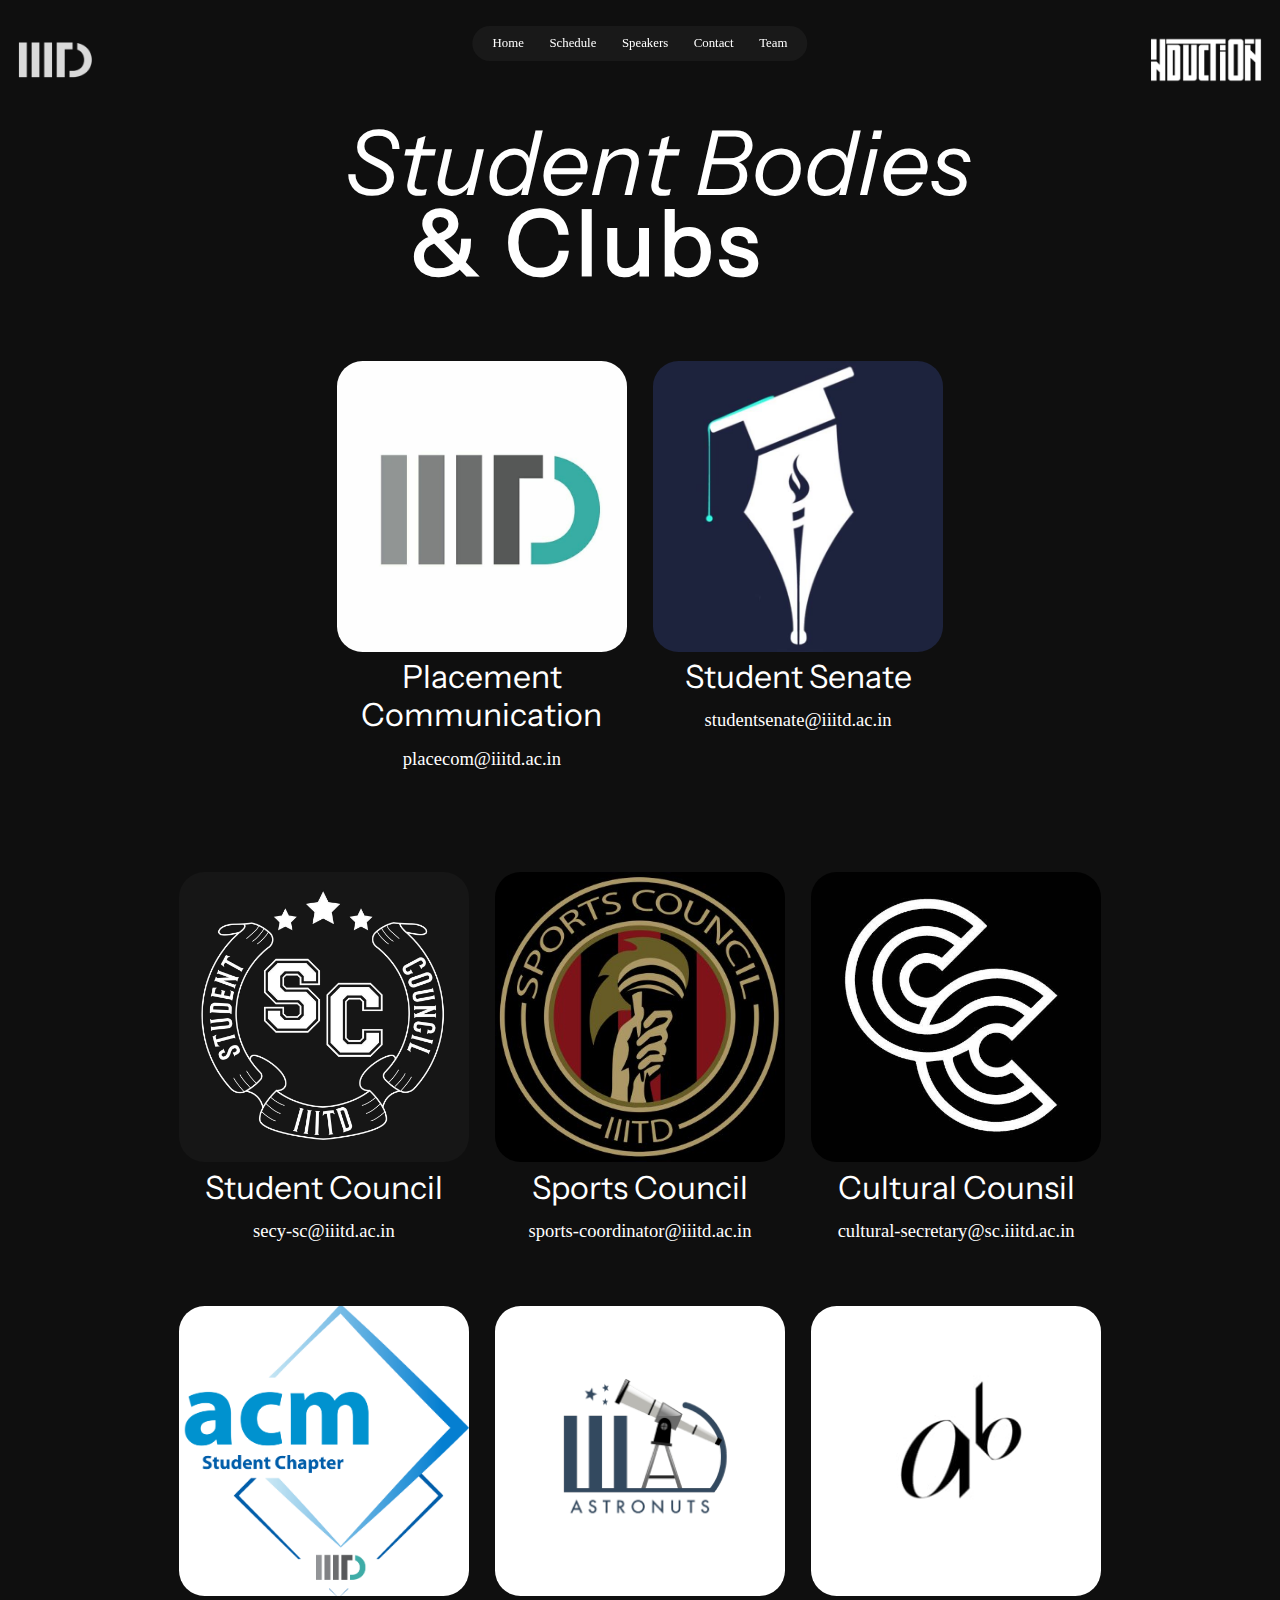
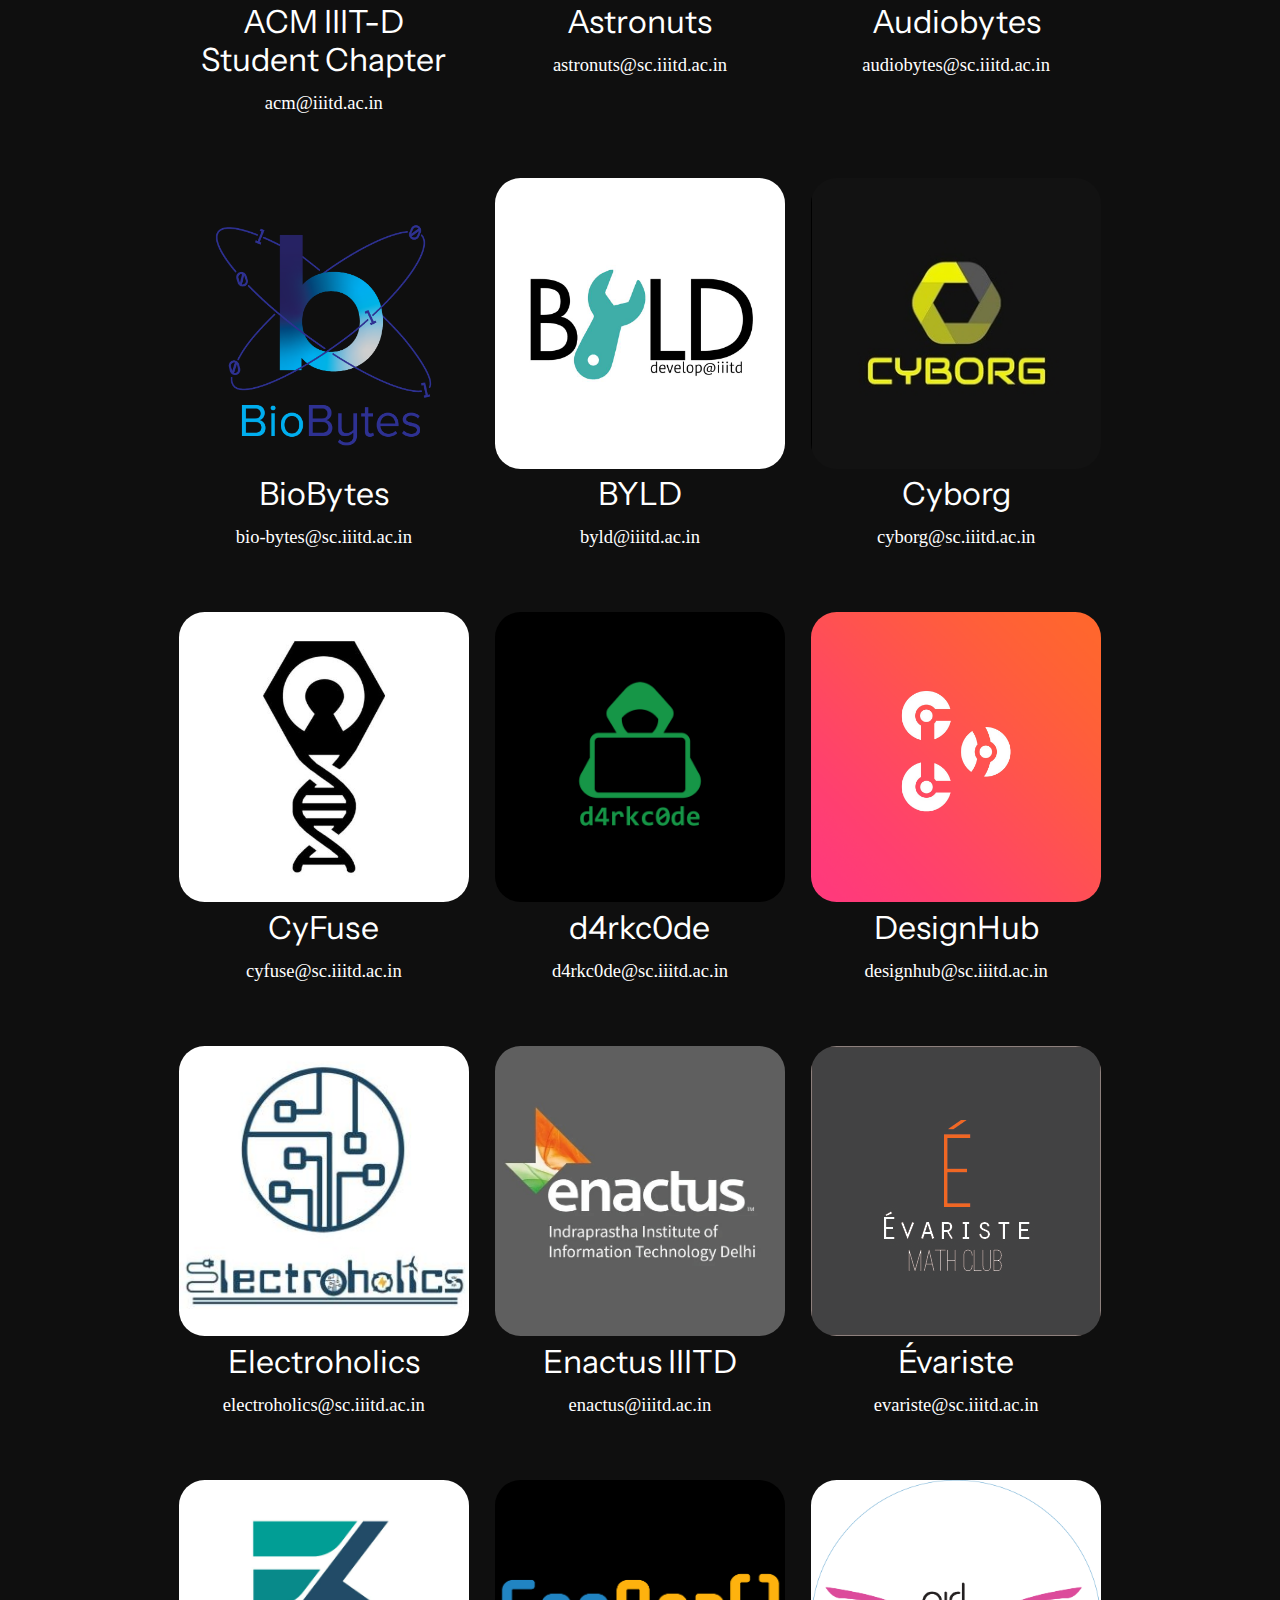
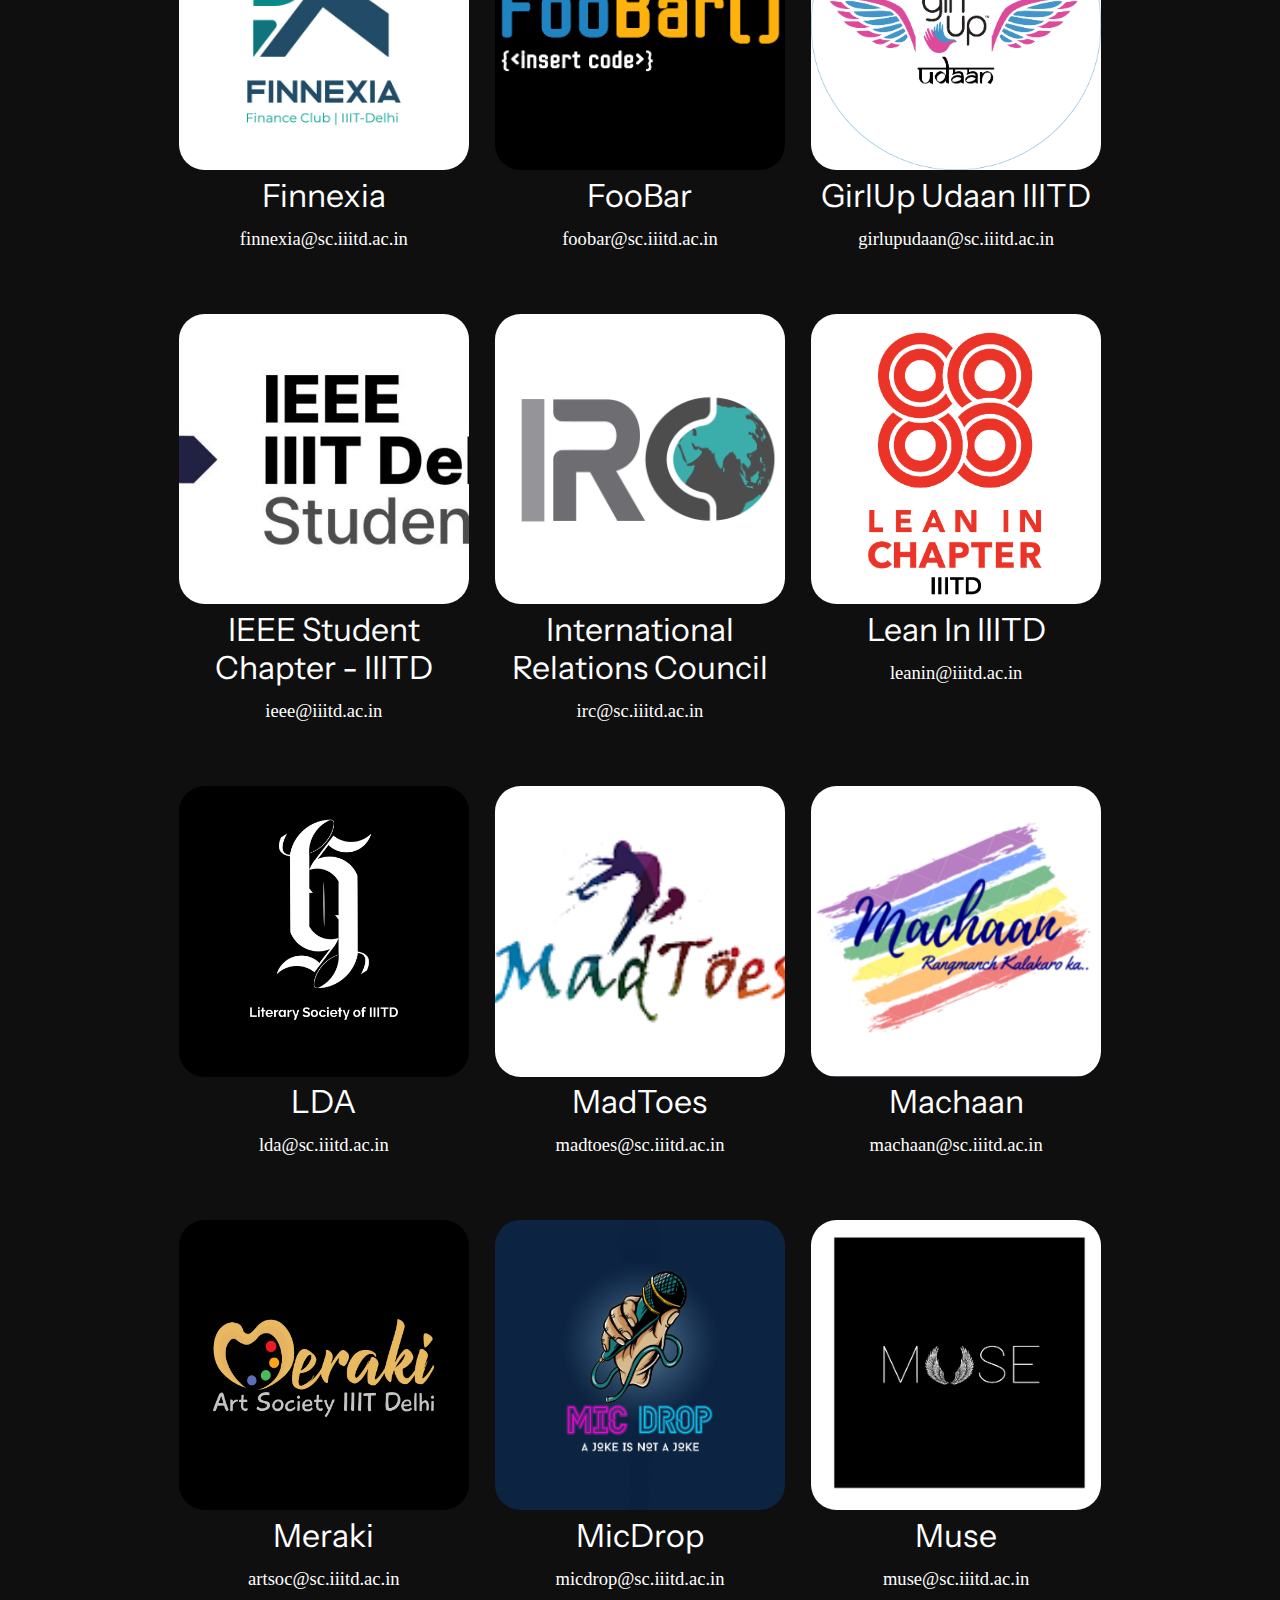
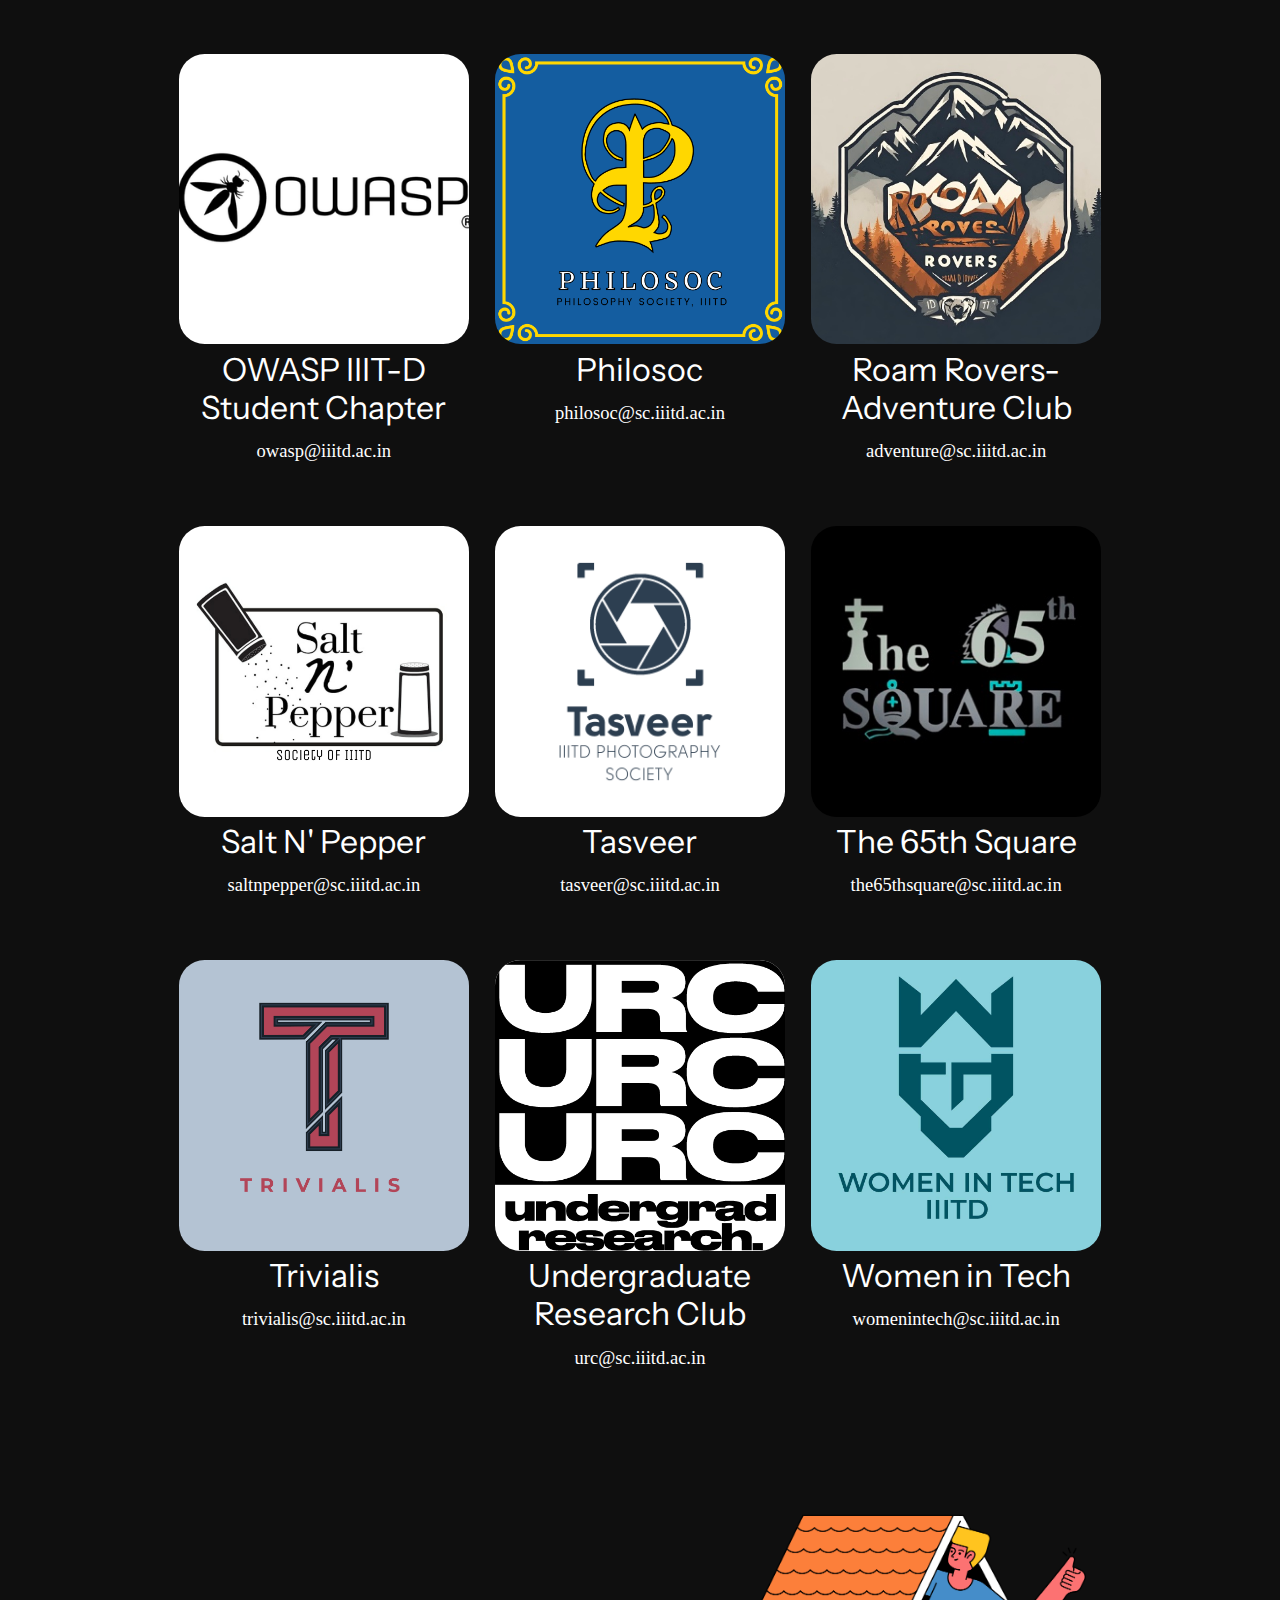
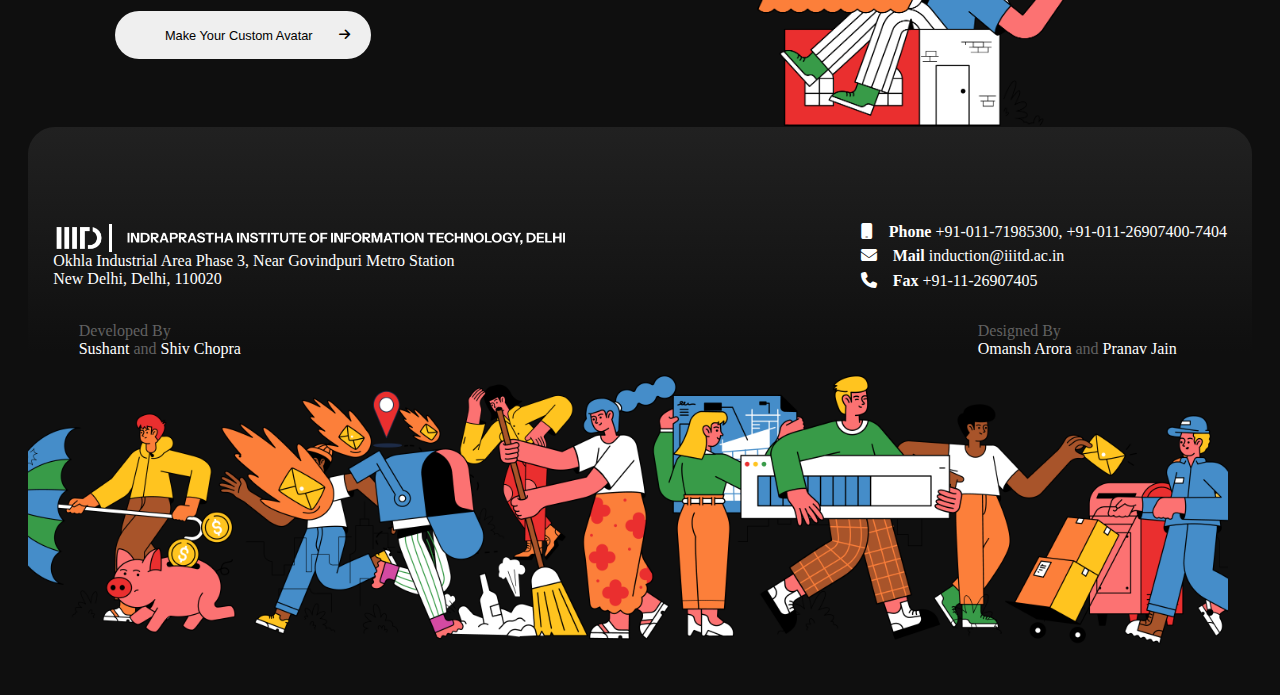
<file: Clubs/index.html>
<!DOCTYPE html>
<html lang="en">

<head>
  <meta charset="UTF-8" />
  <meta name="viewport" content="width=device-width, initial-scale=1.0" />
  <title>INDUCTION 24 | HOME</title>
  <link rel="icon" href="../IMAGES/iiitdlogo.png" />
  <link rel="stylesheet" href="../fonts.css" />
  <link rel="stylesheet" href="../style.css" />
  <link rel="stylesheet" href="style.css" />
  <style>
    .keynote-speaker-container .speaker-card .speaker-image:hover img{
    transform: scale(1.1);
}
  </style>
  <link rel="stylesheet" href="https://cdnjs.cloudflare.com/ajax/libs/font-awesome/6.6.0/css/all.min.css" />
</head>

<body>
  <div class="header">
    <img src="../IMAGES/iiitdlogo.png" alt="Logo 1" />
    <div class="curved-bar">
      <a href="../index.html">Home</a>
      <a href="../Schedule_Page/index.html">Schedule</a>
      <a href="../index.html#keynote-speaker-container">Speakers</a>
      <a href="../Contact_Page/index.html">Contact</a>
      <a href="../Meet_the_team_page/index.html">Team</a>
    </div>
    <img src="/IMAGES/inductionlogo.png" alt="Logo 2" />
  </div>
  
  <div id="keynote-speaker-container" class="keynote-speakers animate">
    <h1 class="keynote-speaker-heading">
      <span style="
            font-family: 'Instrument Italic';
            font-weight: 100;
            display: block;
            letter-spacing: normal;
            line-height: 4vw;
            font-weight: lighter;
          ">&nbsp;&nbsp;Student Bodies</span><span style="margin-left: 8vw;">& </span>Clubs
    </h1>
    <div  class="keynote-speaker-container">
      <div class="speaker-card animate dl-speaker">
        <div class="speaker-image">
          <img src="../IMAGES/club-logo/iiitd.jpg" alt="" />
        </div>
        <span class="speaker-name double-line">Placement Communication</span>
        <p class="speaker-position">placecom@iiitd.ac.in</p>
      </div>
      <div class="speaker-card animate">
        <div class="speaker-image">
          <img src="../IMAGES/club-logo/senate.jpg" alt="" />
        </div>
        <span class="speaker-name">Student Senate</span>
        <p class="speaker-position">studentsenate@iiitd.ac.in</p>
      </div>
    <div  class="keynote-speaker-container">
      <div class="speaker-card animate">
        <div class="speaker-image">
          <img src="../IMAGES/sc.jpg" alt="" />
        </div>
        <span class="speaker-name">Student Council</span>
        <p class="speaker-position">secy-sc@iiitd.ac.in</p>
      </div>
      <div class="speaker-card animate">
        <div class="speaker-image">
          <img src="../IMAGES/sports.jpg" alt="" />
        </div>
        <span class="speaker-name">Sports Council</span>
        <p class="speaker-position cultural-council">sports-coordinator@iiitd.ac.in</p>
      </div>
      <div class="speaker-card animate">
        <div class="speaker-image">
          <img src="../IMAGES/cc.jpg" alt="" />
        </div>
        <span class="speaker-name">Cultural Counsil</span>
        <p class="speaker-position cultural-council">cultural-secretary@sc.iiitd.ac.in</p>
      </div>
      
      <div class="speaker-card animate dl-speaker">
        <div class="speaker-image ">
          <img src="../IMAGES/club-logo/acm.png.png" alt="" />
        </div>
        <span class="speaker-name double-line">ACM IIIT-D Student Chapter</span>
        <p class="speaker-position">acm@iiitd.ac.in</p>
      </div>
      
      <div class="speaker-card animate">
        <div class="speaker-image">
          <img src="../IMAGES/club-logo/Astronuts.png" alt="" />
        </div>
        <span class="speaker-name">Astronuts</span>
        <p class="speaker-position">astronuts@sc.iiitd.ac.in</p>
      </div>
      
      <div class="speaker-card animate">
        <div class="speaker-image">
          <img src="../IMAGES/club-logo/audiobytes.jpeg" alt="" />
        </div>
        <span class="speaker-name">Audiobytes</span>
        <p class="speaker-position">audiobytes@sc.iiitd.ac.in</p>
      </div>
      
      <div class="speaker-card animate">
        <div class="speaker-image">
          <img src="../IMAGES/club-logo/BioBytes.png" alt="" />
        </div>
        <span class="speaker-name">BioBytes</span>
        <p class="speaker-position">bio-bytes@sc.iiitd.ac.in</p>
      </div>
      
      <div class="speaker-card animate">
        <div class="speaker-image">
          <img src="../IMAGES/club-logo/byld.jpg" alt="" />
        </div>
        <span class="speaker-name">BYLD</span>
        <p class="speaker-position">byld@iiitd.ac.in</p>
      </div>
      
      <div class="speaker-card animate">
        <div class="speaker-image">
          <img src="../IMAGES/club-logo/Cyborg.jpg" alt="" />
        </div>
        <span class="speaker-name">Cyborg</span>
        <p class="speaker-position">cyborg@sc.iiitd.ac.in</p>
      </div>
      
      <div class="speaker-card animate">
        <div class="speaker-image">
          <img src="../IMAGES/club-logo/cyfuse.jpg" alt="" />
        </div>
        <span class="speaker-name">CyFuse</span>
        <p class="speaker-position">cyfuse@sc.iiitd.ac.in</p>
      </div>
      
      <div class="speaker-card animate">
        <div class="speaker-image">
          <img src="../IMAGES/club-logo/darkcode.png" alt="" />
        </div>
        <span class="speaker-name">d4rkc0de</span>
        <p class="speaker-position">d4rkc0de@sc.iiitd.ac.in</p>
      </div>
      
      <div class="speaker-card animate">
        <div class="speaker-image">
          <img src="../IMAGES/club-logo/DesignHub.png" alt="" />
        </div>
        <span class="speaker-name">DesignHub</span>
        <p class="speaker-position">designhub@sc.iiitd.ac.in</p>
      </div>
      
      <div class="speaker-card animate">
        <div class="speaker-image">
          <img src="../IMAGES/club-logo/Electroholics.jpg" alt="" />
        </div>
        <span class="speaker-name">Electroholics</span>
        <p class="speaker-position">electroholics@sc.iiitd.ac.in</p>
      </div>
      
      <div class="speaker-card animate">
        <div class="speaker-image">
          <img src="../IMAGES/club-logo/EnactusIIITD.jpg" alt="" />
        </div>
        <span class="speaker-name">Enactus IIITD</span>
        <p class="speaker-position">enactus@iiitd.ac.in</p>
      </div>
      
      <div class="speaker-card animate">
        <div class="speaker-image">
          <img src="../IMAGES/club-logo/evariste.jpg" alt="" />
        </div>
        <span class="speaker-name">Évariste</span>
        <p class="speaker-position">evariste@sc.iiitd.ac.in</p>
      </div>
      
      <div class="speaker-card animate">
        <div class="speaker-image">
          <img src="../IMAGES/club-logo/Finnexia.jpg" alt="" />
        </div>
        <span class="speaker-name">Finnexia</span>
        <p class="speaker-position">finnexia@sc.iiitd.ac.in</p>
      </div>
      
      <div class="speaker-card animate">
        <div class="speaker-image">
          <img src="../IMAGES/club-logo/FooBar.png" alt="" />
        </div>
        <span class="speaker-name">FooBar</span>
        <p class="speaker-position">foobar@sc.iiitd.ac.in</p>
      </div>
      
      <div class="speaker-card animate">
        <div class="speaker-image">
          <img src="../IMAGES/club-logo/girlup.png" alt="" />
        </div>
        <span class="speaker-name">GirlUp Udaan IIITD</span>
        <p class="speaker-position">girlupudaan@sc.iiitd.ac.in</p>
      </div>
      
      <div class="speaker-card animate dl-speaker">
        <div class="speaker-image">
          <img src="../IMAGES/club-logo/ieee.jpeg" alt="" />
        </div>
        <span class="speaker-name double-line">IEEE Student Chapter - IIITD</span>
        <p class="speaker-position">ieee@iiitd.ac.in</p>
      </div>
      
      <div class="speaker-card animate dl-speaker">
        <div class="speaker-image">
          <img src="../IMAGES/club-logo/irc.jpg" alt="" />
        </div>
        <span class="speaker-name double-line">International Relations Council</span>
        <p class="speaker-position">irc@sc.iiitd.ac.in</p>
      </div>
      
      <div class="speaker-card animate">
        <div class="speaker-image">
          <img src="../IMAGES/club-logo/leanin.jpg" alt="" />
        </div>
        <span class="speaker-name">Lean In IIITD</span>
        <p class="speaker-position">leanin@iiitd.ac.in</p>
      </div>
      
      <div class="speaker-card animate">
        <div class="speaker-image">
          <img src="../IMAGES/club-logo/litsoc.png" alt="" />
        </div>
        <span class="speaker-name">LDA</span>
        <p class="speaker-position">lda@sc.iiitd.ac.in</p>
      </div>
      
      <div class="speaker-card animate">
        <div class="speaker-image">
          <img src="../IMAGES/club-logo/MadToes.png" alt="" />
        </div>
        <span class="speaker-name">MadToes</span>
        <p class="speaker-position">madtoes@sc.iiitd.ac.in</p>
      </div>
      
      <div class="speaker-card animate">
        <div class="speaker-image">
          <img src="../IMAGES/club-logo/machaan.png" alt="" />
        </div>
        <span class="speaker-name">Machaan</span>
        <p class="speaker-position">machaan@sc.iiitd.ac.in</p>
      </div>
      
      <div class="speaker-card animate">
        <div class="speaker-image">
          <img src="../IMAGES//club-logo/meraki.jpg" alt="" />
        </div>
        <span class="speaker-name">Meraki</span>
        <p class="speaker-position">artsoc@sc.iiitd.ac.in</p>
      </div>
      
      <div class="speaker-card animate">
        <div class="speaker-image">
          <img src="../IMAGES/club-logo/MicDrop.png" alt="" />
        </div>
        <span class="speaker-name">MicDrop</span>
        <p class="speaker-position">micdrop@sc.iiitd.ac.in</p>
      </div>
      
      <div class="speaker-card animate">
        <div class="speaker-image">
          <img src="../IMAGES/club-logo/Muse.jpg" alt="" />
        </div>
        <span class="speaker-name">Muse</span>
        <p class="speaker-position">muse@sc.iiitd.ac.in</p>
      </div>
      
      <div class="speaker-card animate dl-speaker">
        <div class="speaker-image">
          <img src="../IMAGES/club-logo/owasp.png" alt="" />
        </div>
        <span class="speaker-name double-line">OWASP IIIT-D Student Chapter</span>
        <p class="speaker-position">owasp@iiitd.ac.in</p>
      </div>
      
      <div class="speaker-card animate">
        <div class="speaker-image">
          <img src="../IMAGES/club-logo/Philosoc.png" alt="" />
        </div>
        <span class="speaker-name">Philosoc</span>
        <p class="speaker-position">philosoc@sc.iiitd.ac.in</p>
      </div>
      
      <div class="speaker-card animate dl-speaker">
        <div class="speaker-image">
          <img src="../IMAGES/club-logo/roamrovers.jpg" alt="" />
        </div>
        <span class="speaker-name double-line">Roam Rovers-Adventure Club</span>
        <p class="speaker-position">adventure@sc.iiitd.ac.in</p>
      </div>
      
      <div class="speaker-card animate">
        <div class="speaker-image">
          <img src="../IMAGES/club-logo/saltnpepper.jpg" alt="" />
        </div>
        <span class="speaker-name">Salt N' Pepper</span>
        <p class="speaker-position">saltnpepper@sc.iiitd.ac.in</p>
      </div>
      
      <div class="speaker-card animate">
        <div class="speaker-image">
          <img src="../IMAGES/club-logo/Tasveer.png" alt="" />
        </div>
        <span class="speaker-name">Tasveer</span>
        <p class="speaker-position">tasveer@sc.iiitd.ac.in</p>
      </div>
      
      <div class="speaker-card animate">
        <div class="speaker-image">
          <img src="../IMAGES/club-logo/The 65th Square.jpg" alt="" />
        </div>
        <span class="speaker-name">The 65th Square</span>
        <p class="speaker-position">the65thsquare@sc.iiitd.ac.in</p>
      </div>
      
      <div class="speaker-card animate">
        <div class="speaker-image">
          <img src="../IMAGES/club-logo/Trivialis.png" alt="" />
        </div>
        <span class="speaker-name">Trivialis</span>
        <p class="speaker-position">trivialis@sc.iiitd.ac.in</p>
      </div>
      
      <div class="speaker-card animate dl-speaker">
        <div class="speaker-image" style="background-color: white;">
          <img src="../IMAGES/club-logo/urc.png" alt="" />
        </div>
        <span class="speaker-name double-line">Undergraduate Research Club</span>
        <p class="speaker-position">urc@sc.iiitd.ac.in</p>
      </div>
      
      <div class="speaker-card animate">
        <div class="speaker-image">
          <img src="../IMAGES/club-logo/WomeninTech.jpg" alt="" />
        </div>
        <span class="speaker-name">Women in Tech</span>
        <p class="speaker-position">womenintech@sc.iiitd.ac.in</p>
      </div>
      
     



    </div>
  </div>
  <footer>
    <div class="upper-images">
      
      <div class="house">
        <a href="../Avatar_Page/index.html" style="text-decoration: none;color: white;" target="_blank">
        <button class="explore-button avatar_button">
          <i class="fa-solid fa-arrow-right arrow-left" style="margin-right: 2.3vw; margin-left: 1vw"></i>
          <span class="text"> Make Your Custom Avatar </span>
          <i class="fa-solid fa-arrow-right arrow-right" style="margin-left: 2.3vw; margin-right: 1vw"></i>
        </button>
      </a>
        <img src="../IMAGES/footer1.png" alt="house" />
      </div>
    </div>
    <div class="gradient-background">
      <div class="base">
        <div class="footer-content">
          <div class="footer-image">
            <img class="iiitd-logo" src="../IMAGES/iiitdlogo1.png">
            <div class="footer-text">
              <p>Okhla Industrial Area Phase 3, Near Govindpuri Metro Station<br>New Delhi, Delhi, 110020</p>
            </div>
          </div>
          <div class="footer-down">
            <div class="footer-contact">
              <p><i class="fa-solid fa-mobile"></i><span>Phone</span> +91-011-71985300, +91-011-26907400-7404</p>
              <p><i class="fa-solid fa-envelope"></i><span>Mail</span> induction@iiitd.ac.in</p>
              <p><i class="fa-solid fa-phone"></i><span>Fax</span> +91-11-26907405</p>
            </div>
          </div>
        </div>
        <div class="design-and-developed-by">
          <div class="developed-by">
            <span>Developed By</span>
            <p><a href="https://www.linkedin.com/in/sushant-arora-8a2a4828a?utm_source=share&utm_campaign=share_via&utm_content=profile&utm_medium=android_app" target="_blank" rel="noopener noreferrer">Sushant </a><span>and</span> <a href="https://www.linkedin.com/in/shiv-chopra-2258081b9?utm_source=share&utm_campaign=share_via&utm_content=profile&utm_medium=android_app" target="_blank" rel="noopener noreferrer">Shiv Chopra</a></p>
            </div>
          <div class="designed-by">
          <span>Designed By</span>
          <p><a href="https://www.linkedin.com/in/omansh-arora?utm_source=share&utm_campaign=share_via&utm_content=profile&utm_medium=android_app" target="_blank" rel="noopener noreferrer">Omansh Arora </a><span>and</span> <a href="https://www.behance.net/pranavjain29" target="_blank" rel="noopener noreferrer">Pranav Jain</a></p>
          </div>
          
        </div>
        <img class="footer-down-img" src="../IMAGES/footer-down-img.png" alt="">
      </div>




    </div>
    </div>
  </footer>
  <script>
    const observer = new IntersectionObserver(entries => {
  // Loop over the entries
  entries.forEach(entry => {
    // If the element is visible
    if (entry.isIntersecting) {
      // Add the animation class
      entry.target.classList.add('image-animation');
    }
  });
});

const viewbox = document.querySelectorAll('.animate');
viewbox.forEach(image => {
  observer.observe(image);
});
  </script>
</body>

</html>
</file>
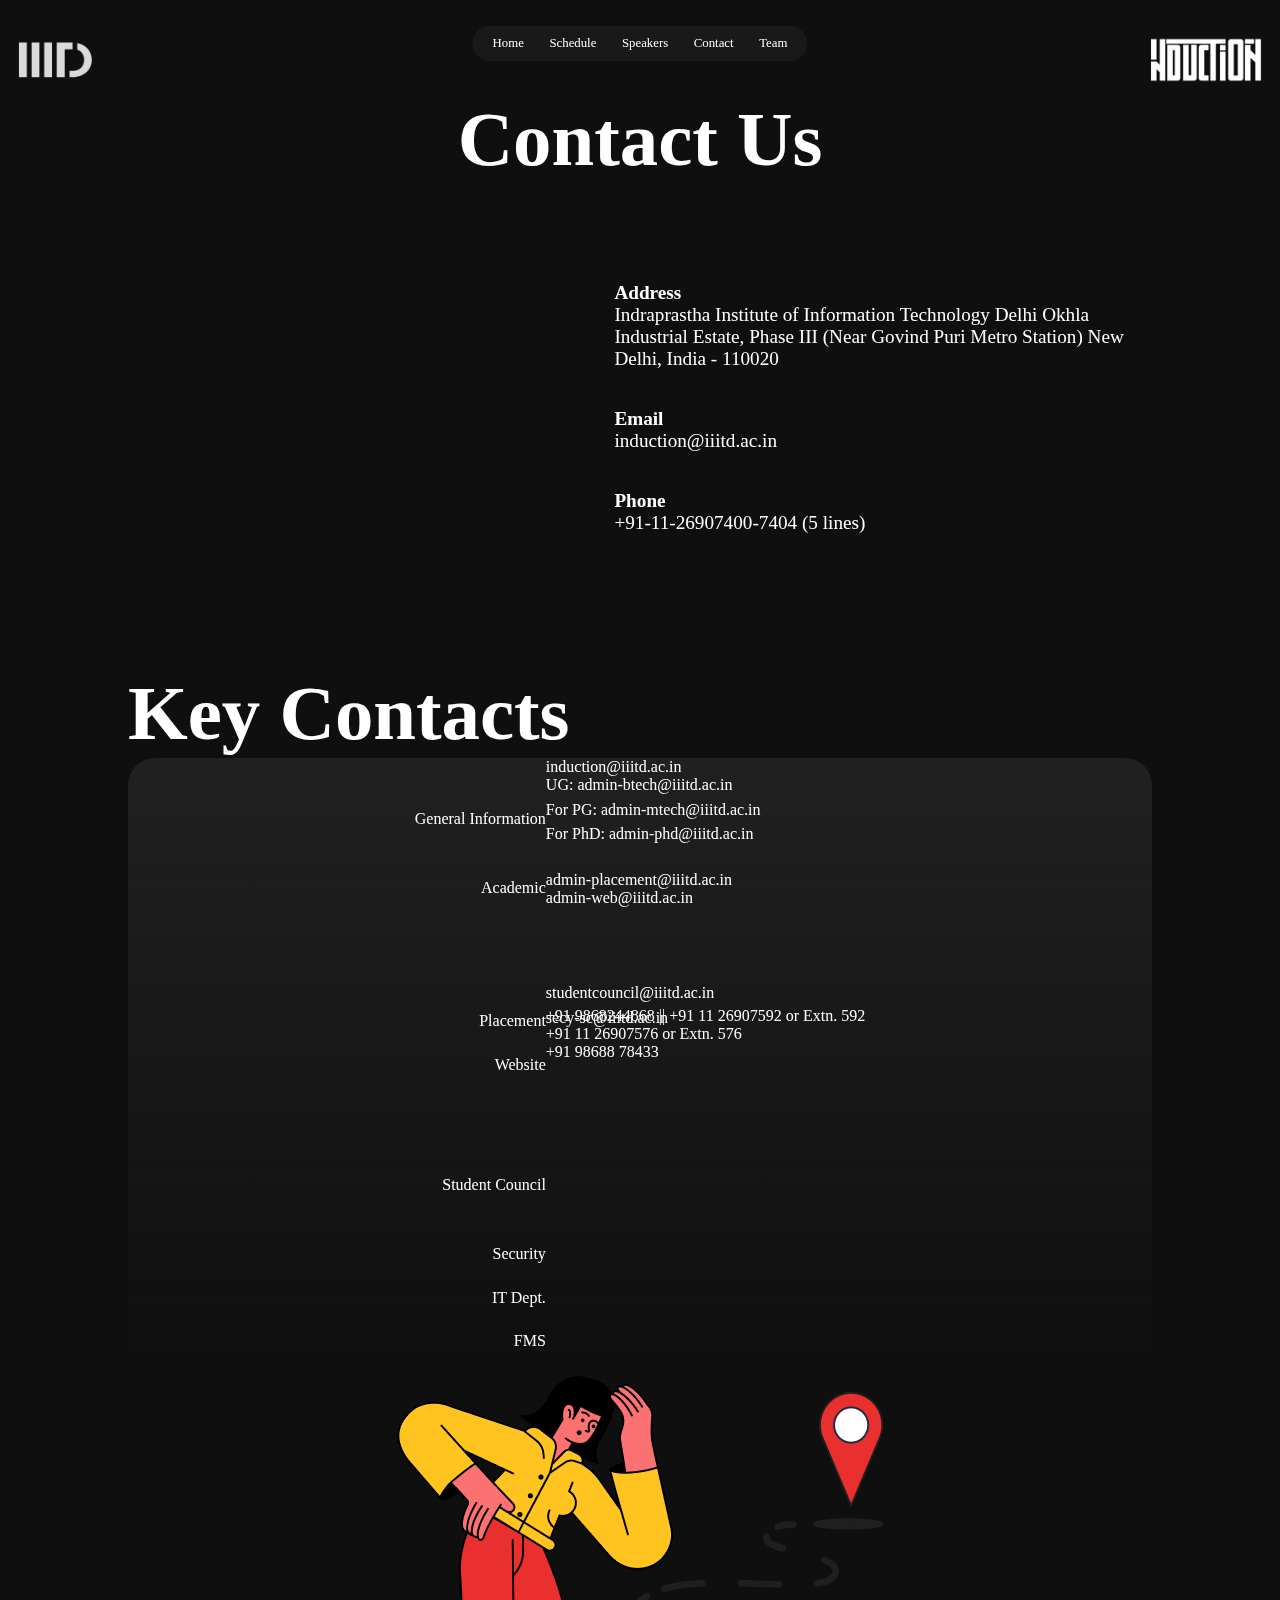
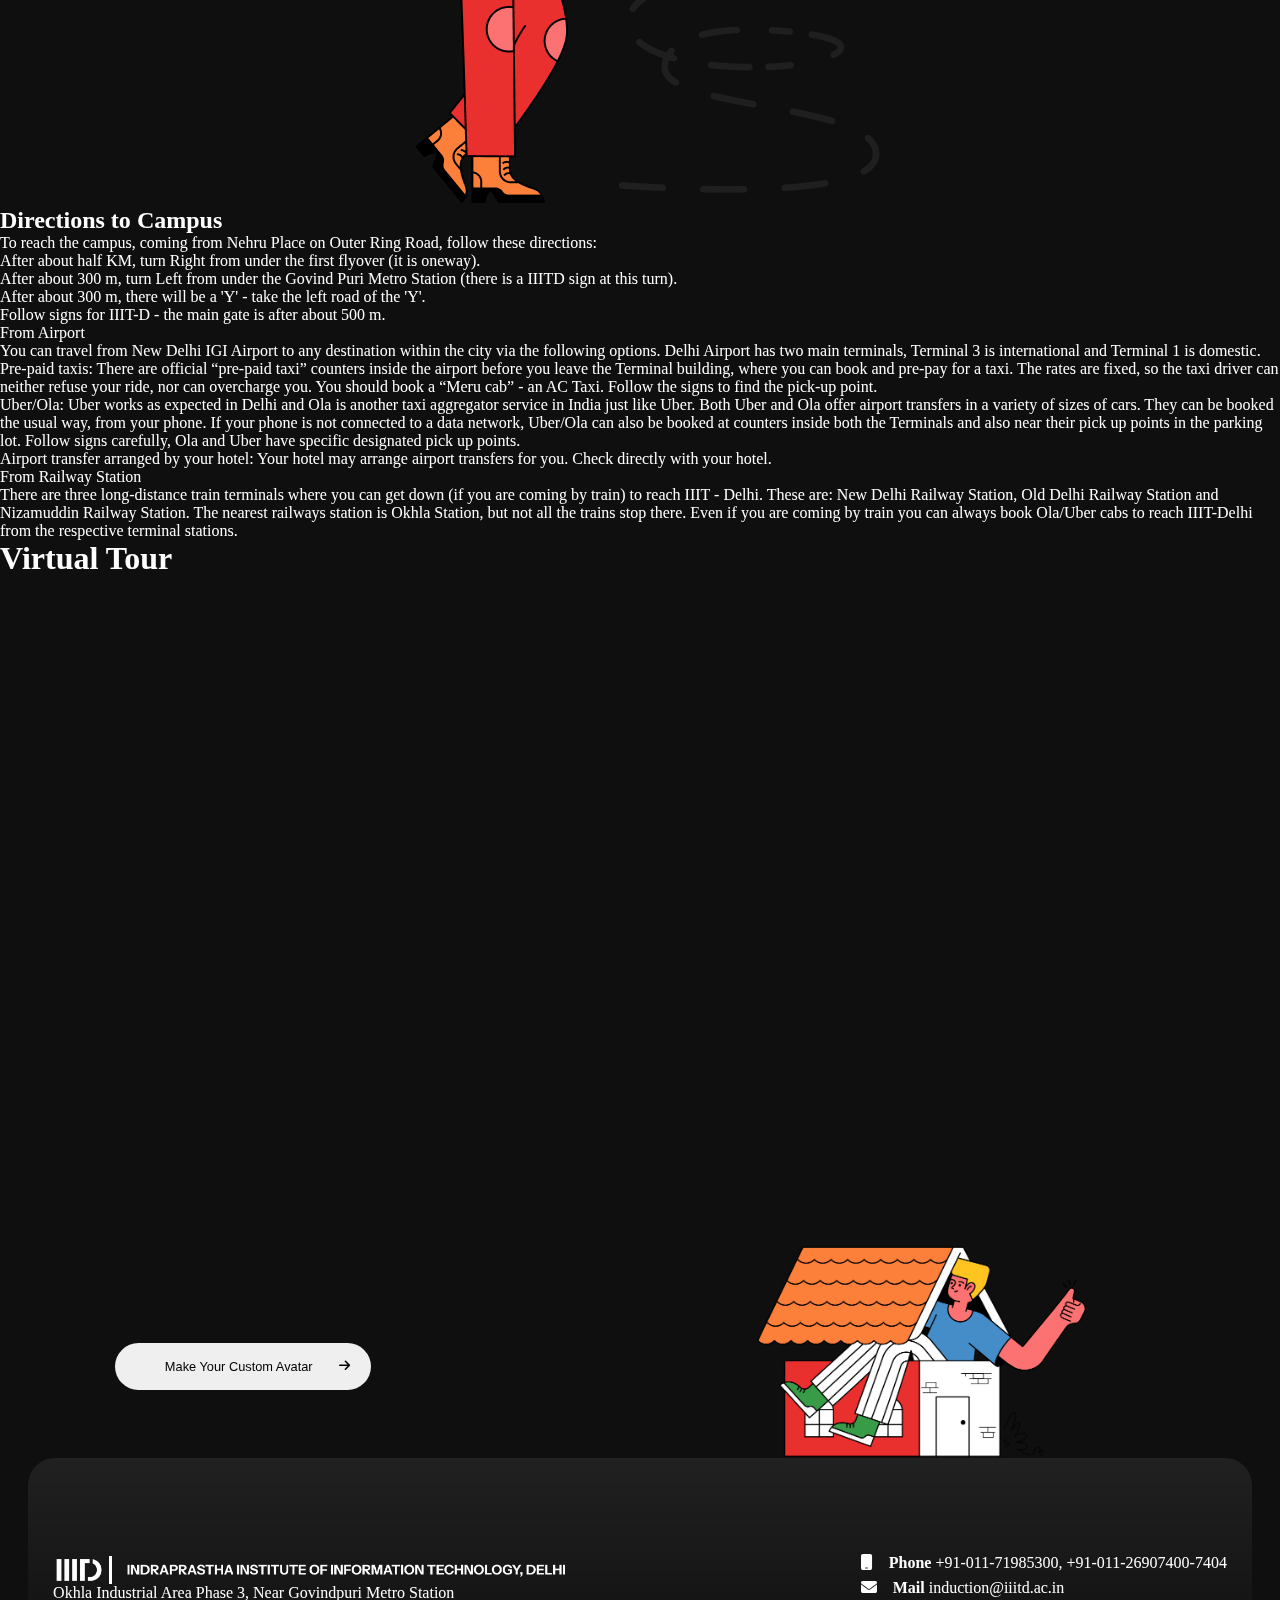
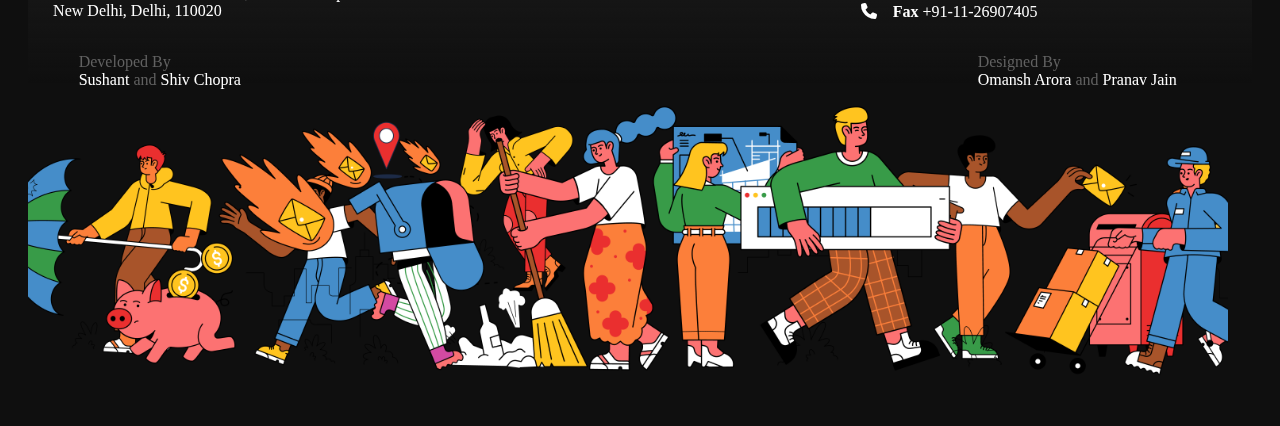
<file: Contact_Page/index.html>
<!DOCTYPE html>
<html lang="en">

<head>
  <meta charset="UTF-8" />
  <meta name="viewport" content="width=device-width, initial-scale=1.0" />
  <title>INDUCTION 24 | CONTACT</title>
  <link rel="icon" href=".../IMAGES/" />
  <link rel="stylesheet" href="../fonts.css" />
  <link rel="stylesheet" href="../style.css" />
  <link rel="stylesheet" href="Contact.css">
  <link rel="stylesheet" href="https://cdnjs.cloudflare.com/ajax/libs/font-awesome/6.6.0/css/all.min.css" />
</head>

<body>
  <div class="header">
    <img src="/IMAGES/iiitdlogo.png" alt="Logo 1" />
    <div class="curved-bar">
      <a href="../index.html">Home</a>
        <a href="../Schedule_Page/index.html">Schedule</a>
        <a href="../index.html#keynote-speaker-container">Speakers</a>
        <a href="index.html">Contact</a>
        <a href="../Meet_the_team_page/index.html">Team</a>
    </div>
    <img src="/IMAGES/inductionlogo.png" alt="Logo 2" />
  </div>

  <div class="contactUs">
    <h2 class="ContactUs-Heading">Contact Us</h2>
    <div class="iiitd-map">
      <iframe src="https://www.google.com/maps/embed?pb=!1m14!1m8!1m3!1d14019.183566049558!2d77.2731762!3d28.5458541!3m2!1i1024!2i768!4f13.1!3m3!1m2!1s0x390ce3e564daac1d%3A0x2c582e340e7bc556!2sIndraprastha%20Institute%20of%20Information%20Technology%20Delhi!5e0!3m2!1sen!2sin!4v1722414311651!5m2!1sen!2sin"  style="border:0;" allowfullscreen="" loading="lazy" referrerpolicy="no-referrer-when-downgrade"></iframe>
      <div class="address-box">
        <div class="address">
          <span style="font-weight: bold;">Address</span>
          <p>Indraprastha Institute of Information Technology Delhi Okhla Industrial Estate, Phase III (Near Govind Puri Metro Station) New Delhi, India - 110020</p>
        </div>
        <div class="email">
          <span style="font-weight: bold;">Email</span>
          <p>induction@iiitd.ac.in</p>
        </div>
        <div class="phone">
          <span style="font-weight: bold;">Phone</span>
          <p>+91-11-26907400-7404 (5 lines)</p>
        </div>
      </div>
    </div>

    <div class="key-contacts">
      <h2 class="Key-Contacts-Heading">Key Contacts</h2>
      <div class="key-contact-box">
        <div class="background-key-contact">
          <div class="key-contact-left-side">
            <p class="general-info" style="margin-bottom: 4vw;">General Information</p>
            <p class="academic" style="margin-bottom: 6vw;">Academic</p>
            <p class="placement" style="margin-top: 3vw;">Placement</p>
            <p class="website">Website</p>
            <p class="student-council" style="margin-top: 6vw;">Student Council</p>
            <p class="student-council-defination"></p>
            <p class="security">Security</p>
            <p class="it-help">IT Dept.</p>
            <p class="fms">FMS</p>
          </div>
          <div class="key-contact-right-side">
            <p class="general-info-p">induction@iiitd.ac.in</p>
            <p class="academic-p"><p style="margin-bottom: 0.5vw;"> UG: admin-btech@iiitd.ac.in</p>
            <p style="margin-bottom: 0.5vw;">For PG: admin-mtech@iiitd.ac.in</p>
            <p style="margin-bottom: 0.5vw;">For PhD: admin-phd@iiitd.ac.in</p>
          </p>
            <p class="placement-p" style="margin-top: 2.2vw;">admin-placement@iiitd.ac.in</p>
            <p class="website-p" style="margin-bottom: 6vw;">admin-web@iiitd.ac.in</p>
            <p class="student-council-p"><p style="margin-bottom: 0.5vw;">studentcouncil@iiitd.ac.in</p>
            <p style="margin-bottom: 0.5vw;">secy-sc@iiitd.ac.in</p>
          </p>
            <p class="student-council-defination-p"></p>
            <p class="security-p" style="margin-top: -2vw;">+91 9868244868 || +91 11 26907592 or Extn. 592</p>
            <p class="it-help-p">+91 11 26907576 or Extn. 576</p>
            <p class="fms-p">+91 98688 78433</p>
          </div>
        </div>
      </div>
    </div>
    <div class="man-img">
      <img src="../IMAGES/Man.png" alt="">
    </div>
    <div class="direction-parent">
    <div class="directions">
      <h2 class="direction-heading">Directions to <span>Campus</span></h2>
      <div class="first-part-direction">
      <p>To reach the campus, coming from Nehru Place on Outer Ring Road, follow these directions:</p>
      <p class="first-part-direction-content">After about half KM, turn Right from under the first flyover (it is oneway). <br>
        After about 300 m, turn Left from under the Govind Puri Metro Station (there is a IIITD sign at this turn). <br>
        After about 300 m, there will be a 'Y' - take the left road of the 'Y'. <br>
        Follow signs for IIIT-D - the main gate is after about 500 m.</p>

      </div>
      <!-- <span id="readMoreBtn1" class="readMore">Read More</span> -->
      <div class="second-part-direction">
        <p>From Airport</p>
        <p class="second-part-direction-content">You can travel from New Delhi IGI Airport to any destination within the city via the following options. Delhi Airport
          has two main terminals, Terminal 3 is international and Terminal 1 is domestic.</p>
        
        <p class="second-part-direction-content">Pre-paid taxis: There are official “pre-paid taxi” counters inside the airport before you leave the Terminal building,
          where you can book and pre-pay for a taxi. The rates are fixed, so the taxi driver can neither refuse your ride, nor
          can overcharge you. You should book a “Meru cab” - an AC Taxi. Follow the signs to find the pick-up point.</p>

        <p class="second-part-direction-content">Uber/Ola: Uber works as expected in Delhi and Ola is another taxi aggregator service in India just like Uber. Both Uber
          and Ola offer airport transfers in a variety of sizes of cars. They can be booked the usual way, from your phone. If
          your phone is not connected to a data network, Uber/Ola can also be booked at counters inside both the Terminals
          and also near their pick up points in the parking lot. Follow signs carefully, Ola and Uber have specific designated pick
          up points.
        </p>

        <p class="second-part-direction-content">Airport transfer arranged by your hotel: Your hotel may arrange airport transfers for you. Check directly with your hotel.</p>
      </div>
      
      <div class="third-part-direction">
        <p>From Railway Station</p>
        <p class="third-part-direction-content">
          There are three long-distance train terminals where you can get down (if you are coming by train) to reach IIIT -
          Delhi. These are: New Delhi Railway Station, Old Delhi Railway Station and Nizamuddin Railway Station. The nearest
          railways station is Okhla Station, but not all the trains stop there. Even if you are coming by train you can always
          book Ola/Uber cabs to reach IIIT-Delhi from the respective terminal stations.
        </p>
      </div>
    </div>
  </div>
  </div>
  <div class="virtual-tour">
    <h1 class="Virtual-Tour-Heading">Virtual Tour</h1>
    <div class="video-container">
        <div class="video-left">
            <iframe width="560" height="315" src="https://www.youtube.com/embed/YY65qJCTfO8" frameborder="0" allowfullscreen></iframe>
        </div>
        <div class="video-right">
            <iframe width="560" height="315" src="https://www.youtube.com/embed/A6RXBNfK78I" frameborder="0" allowfullscreen></iframe>
        </div>
    </div>
</div>
  <footer>
    <div class="upper-images">
      <div class="house">
        <a href="/Avatar_Page/index.html" style="text-decoration: none;color: white;" target="_blank">
          <button class="explore-button avatar_button">
            <i class="fa-solid fa-arrow-right arrow-left" style="margin-right: 2.3vw; margin-left: 1vw"></i>
            <span class="text"> Make Your Custom Avatar </span>
            <i class="fa-solid fa-arrow-right arrow-right" style="margin-left: 2.3vw; margin-right: 1vw"></i>
          </button>
        </a>
        <img src="../IMAGES/footer1.png" alt="house" />
      </div>
    </div>
    <div class="gradient-background">
      <div class="base">
        <div class="footer-content">
          <div class="footer-image">
            <img class="iiitd-logo" src="../IMAGES/iiitdlogo1.png">
            <div class="footer-text">
              <p>Okhla Industrial Area Phase 3, Near Govindpuri Metro Station<br>New Delhi, Delhi, 110020</p>
            </div>
          </div>
          <div class="footer-down">
            <div class="footer-contact">
              <p><i class="fa-solid fa-mobile"></i><span>Phone</span> +91-011-71985300, +91-011-26907400-7404</p>
              <p><i class="fa-solid fa-envelope"></i><span>Mail</span> induction@iiitd.ac.in</p>
              <p><i class="fa-solid fa-phone"></i><span>Fax</span> +91-11-26907405</p>
            </div>
          </div>
        </div>
        <div class="design-and-developed-by">
          <div class="developed-by">
            <span>Developed By</span>
            <p><a href="https://www.linkedin.com/in/sushant-arora-8a2a4828a?utm_source=share&utm_campaign=share_via&utm_content=profile&utm_medium=android_app" target="_blank" rel="noopener noreferrer">Sushant </a><span>and</span> <a href="https://www.linkedin.com/in/shiv-chopra-2258081b9?utm_source=share&utm_campaign=share_via&utm_content=profile&utm_medium=android_app" target="_blank" rel="noopener noreferrer">Shiv Chopra</a></p>
            </div>
          <div class="designed-by">
          <span>Designed By</span>
          <p><a href="https://www.linkedin.com/in/omansh-arora?utm_source=share&utm_campaign=share_via&utm_content=profile&utm_medium=android_app" target="_blank" rel="noopener noreferrer">Omansh Arora </a><span>and</span> <a href="https://www.behance.net/pranavjain29" target="_blank" rel="noopener noreferrer">Pranav Jain</a></p>
          </div>
          
        </div>
        <img class="footer-down-img" src="../IMAGES/footer-down-img.png" alt="">
      </div>




    </div>
    </div>
  </footer>

  <script src="script.js"></script>
</body>

</html>
</file>
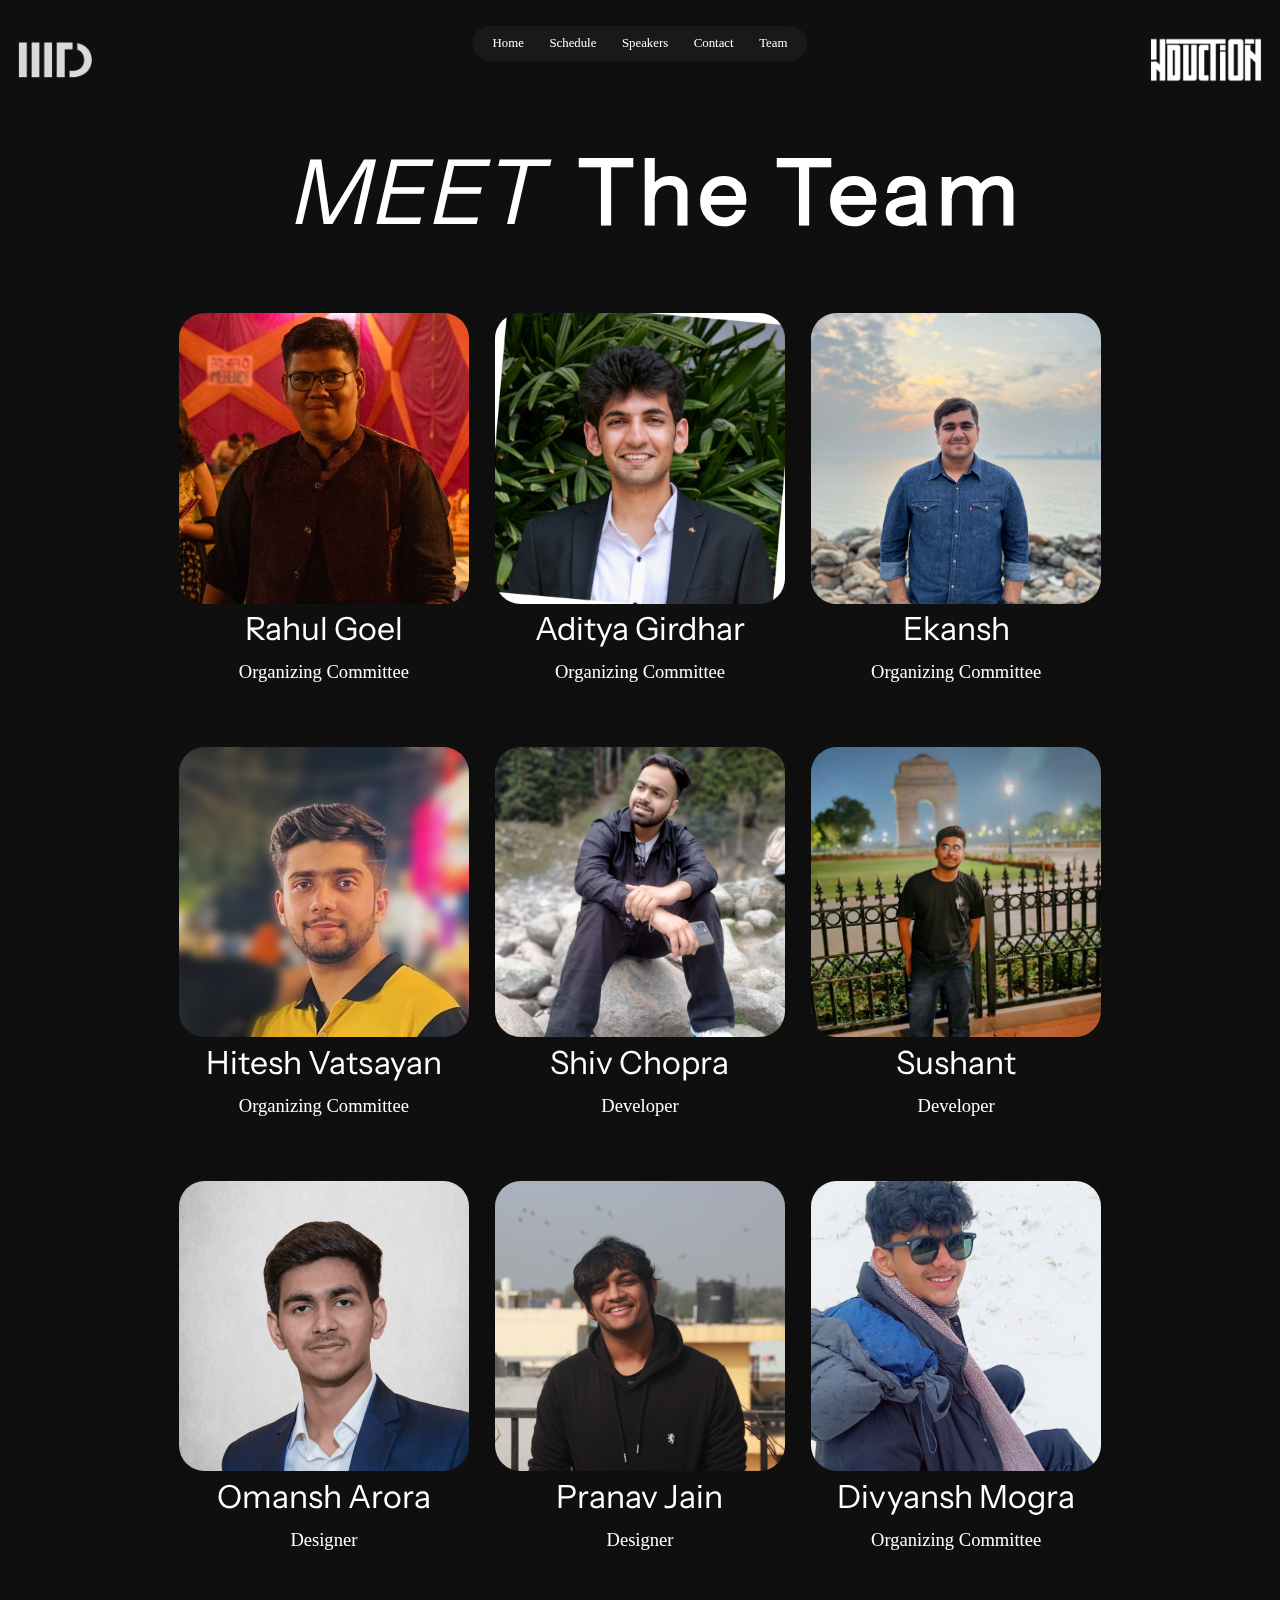
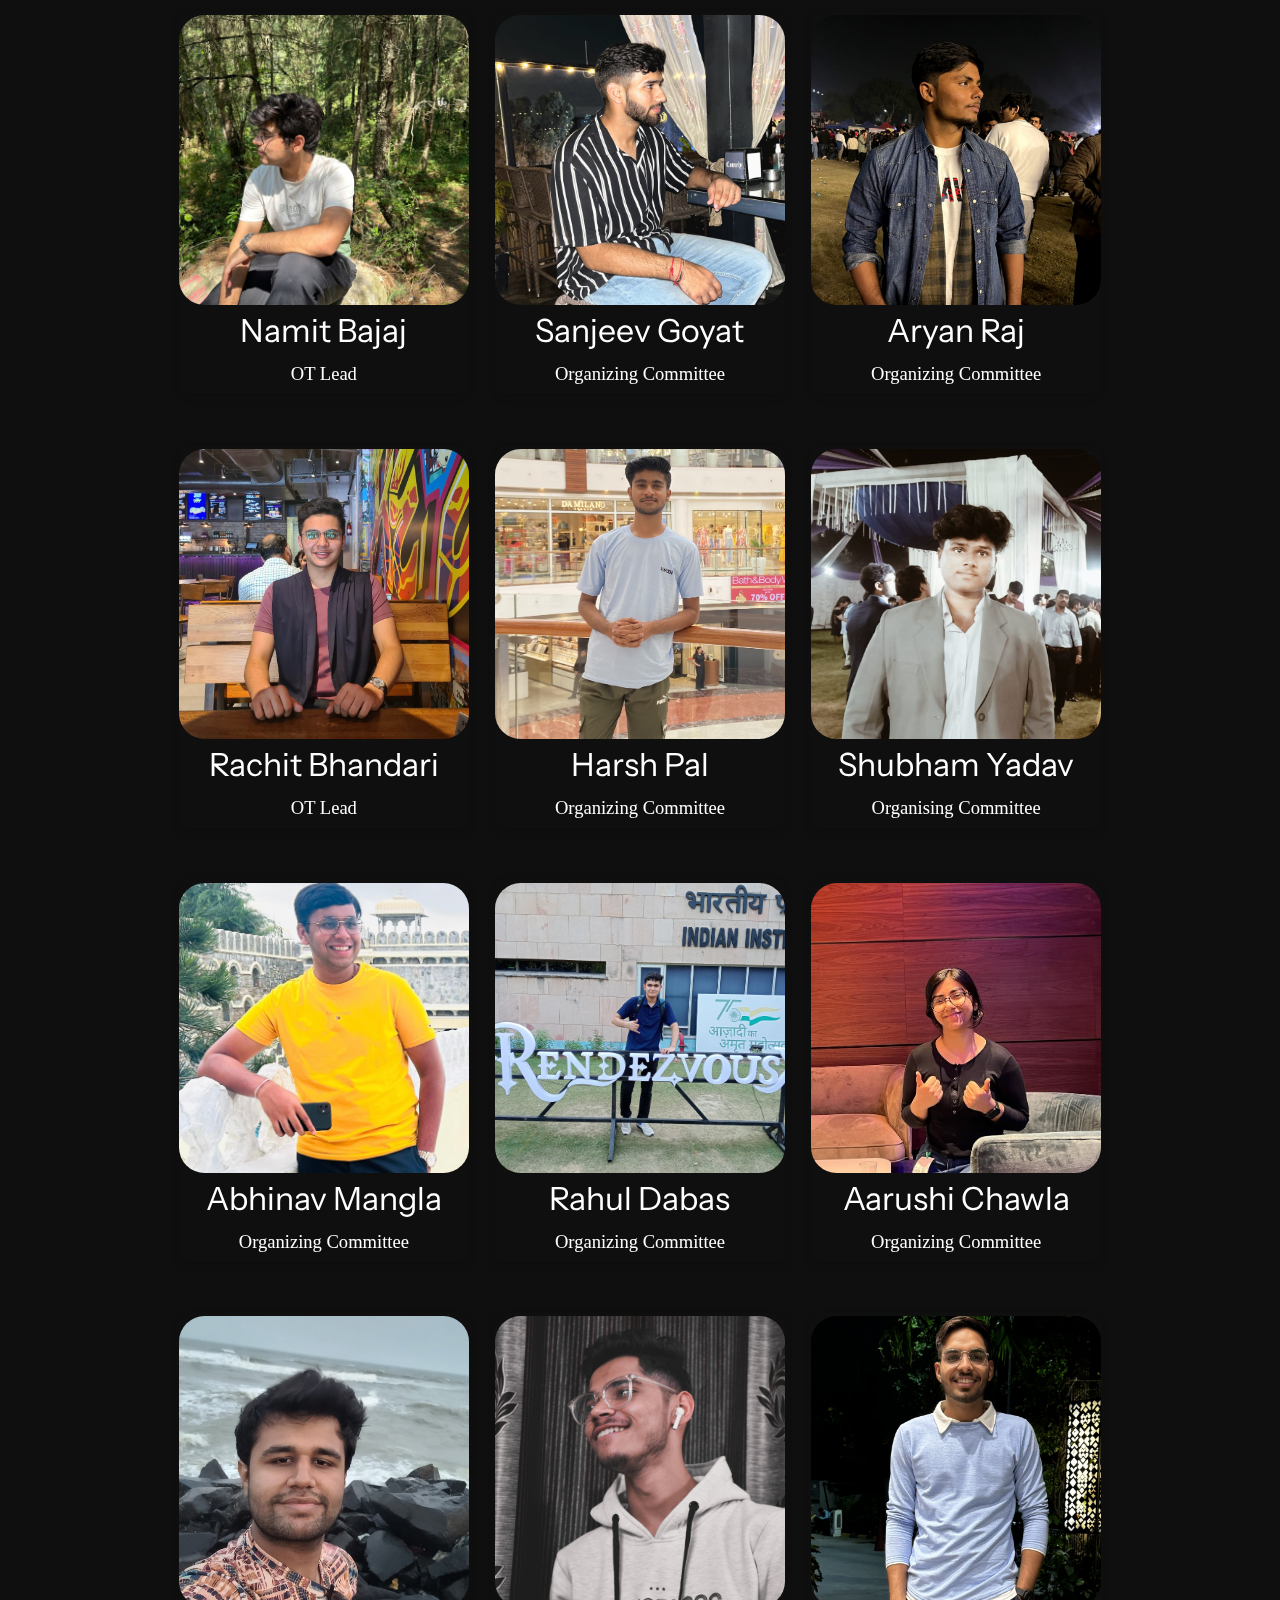
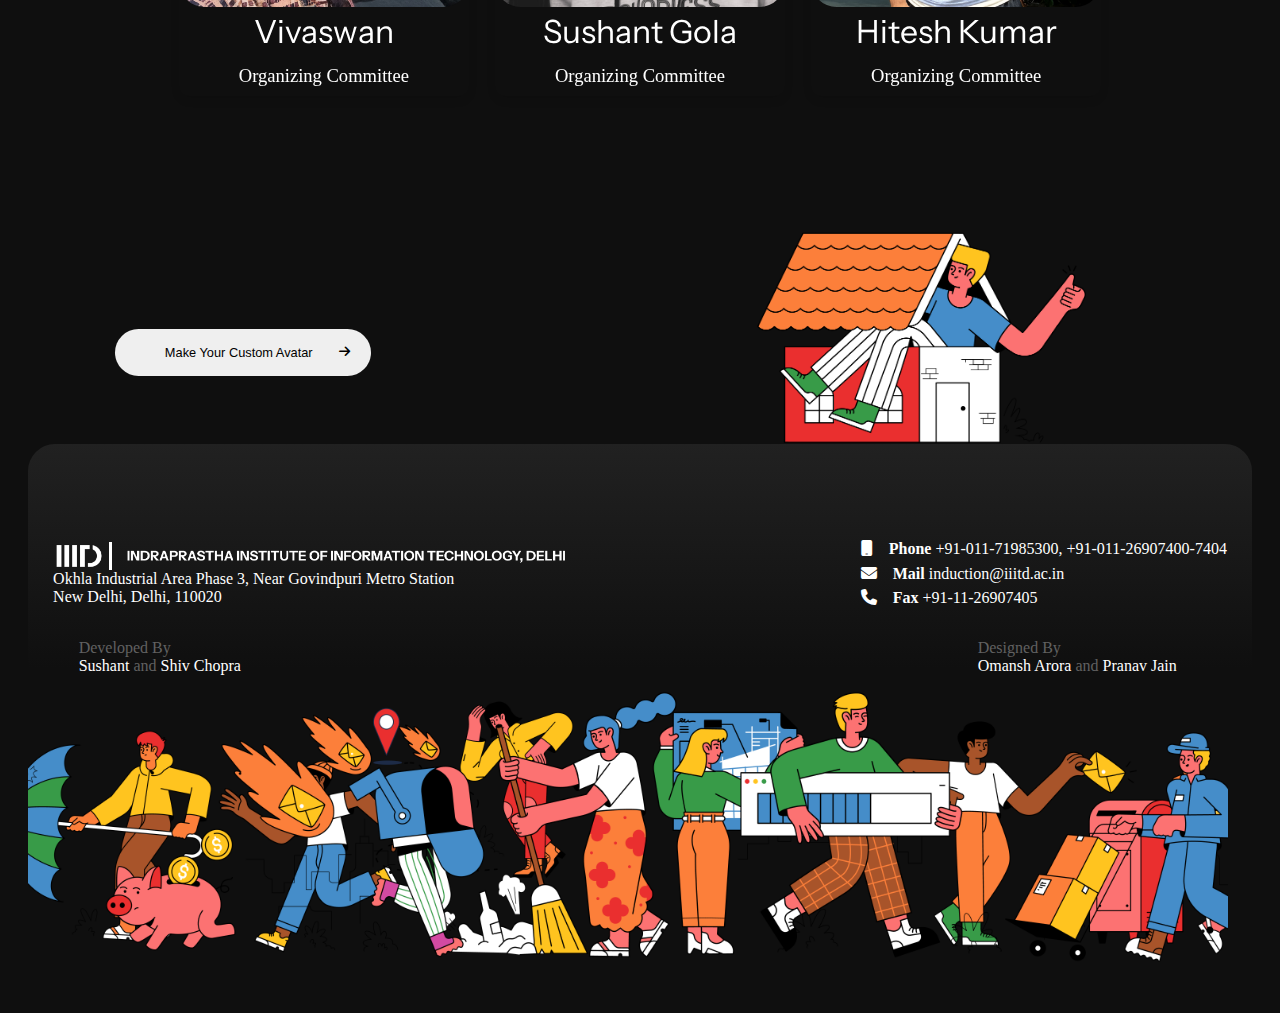
<file: Meet_the_team_page/index.html>
<!DOCTYPE html>
<html lang="en">

<head>
    <meta charset="UTF-8" />
    <meta name="viewport" content="width=device-width, initial-scale=1.0" />
    <title>INDUCTION 24 | TEAM</title>
    <link rel="icon" href=".../IMAGES/" />
    <link rel="stylesheet" href="../fonts.css" />
    <link rel="stylesheet" href="../style.css" />
    <link rel="stylesheet" href="https://cdnjs.cloudflare.com/ajax/libs/font-awesome/6.6.0/css/all.min.css" />
    <style>
        /* Container for the speaker card */
        .speaker-card {
            perspective: 1000px;
            /* Define the perspective for the 3D effect */
            width: 300px;
            /* Adjust as needed */
            height: 400px;
            /* Adjust as needed */
            margin: 20px;
        }

        /* Inner container to hold the front and back faces */
        .card-inner {
            position: relative;
            width: 100%;
            height: 100%;
            transition: transform 0.6s;
            transform-style: preserve-3d;
        }

        /* Front and back faces of the card */
        .card-front,
        .card-back {
            position: absolute;
            width: 100%;
            height: 100%;
            backface-visibility: hidden;
            display: flex;
            justify-content: center;
            align-items: center;
            flex-direction: column;
            /* border: 1px solid #ccc; */
            border-radius: 10px;
            box-shadow: 0 4px 8px rgba(0, 0, 0, 0.1);
        }

        /* Front face styling */
        .card-front {
            /* Keep your existing styles for the front side here */
        }

        /* Back face styling */
        .card-back {
            /* background-color: #f8f8f8; Adjust as needed */
            transform: rotateY(180deg);
            padding: 20px;
            text-align: center;
            box-shadow: 0 0 20px rgba(255, 255, 255, 0.6);
        }

        /* Hover effect to flip the card */
        .speaker-card:hover .card-inner {
            transform: rotateY(180deg);
        }



        /* remove zoom animation */
        .keynote-speaker-container .speaker-card .speaker-image img {
            width: 100%;
            height: 100%;
            object-fit: cover;
            transition: none 0.5s ease-in;
        }

        @media(max-width: 768px) {

            .flipped {
                transform: rotateY(0) !important;
            }

            .margin-top {
                margin-top: 27vw;
            }

            .speaker-card .card-inner {
                transform: none;
                /* Disable automatic flip on hover for small screens */
            }

            .special {
                font-size: 0.7em;
            }
        }
    </style>
</head>

<body>
    <div class="header">
        <img src="/IMAGES/iiitdlogo.png" alt="Logo 1" />
        <div class="curved-bar">
            <a href="../index.html">Home</a>
            <a href="../Schedule_Page/index.html">Schedule</a>
            <a href="../index.html#keynote-speaker-container">Speakers</a>
            <a href="../Contact_Page/index.html">Contact</a>
            <a href="index.html">Team</a>
        </div>
        <img src="/IMAGES/inductionlogo.png" alt="Logo 2" />
    </div>
    <div class="keynote-speakers margin-top">
        <h1 class="keynote-speaker-heading">
            <span style="
            font-family: 'Instrument Italic';
            font-weight: 100;
            margin-right: 2.5vw;
            letter-spacing: normal;
            line-height: 4vw;
            font-weight: lighter;
          ">&nbsp;&nbsp;MEET</span>The Team
        </h1>
        <div class="keynote-speaker-container animate">
            <div class="speaker-card animate">
                <div class="card-inner">
                    <div class="card-front">
                        <div class="speaker-image">
                            <img src="../IMAGES/Rahul-Goel.jpg" alt="Speaker Image" />
                        </div>
                        <span class="speaker-name">Rahul Goel</span>
                        <p class="speaker-position">Organizing Committee</p>
                    </div>
                    <div class="card-back">
                        <p class="special">saaree umr hum mar-mar ke jee liye
                            ek pal to ab hamein jeene do, jeene do
                            Give me some sunshine, give me some rain
                            Give me another chance
                            I wanna grow up once again</p>
                    </div>
                </div>
            </div>
            <div class="speaker-card animate">
                <div class="card-inner">
                    <div class="card-front">
                        <div class="speaker-image">
                            <img src="../IMAGES/Aditya-girdhar.png" alt="Speaker Image" />
                        </div>
                        <span class="speaker-name">Aditya Girdhar</span>
                        <p class="speaker-position">Organizing Committee</p>
                    </div>
                    <div class="card-back">
                        <p class="special">Na daulat hai, Na shaurat hai , hai toh 100 miss call</p>
                    </div>
                </div>
            </div>

            <div class="speaker-card animate">
                <div class="card-inner">
                    <div class="card-front">
                        <div class="speaker-image">
                            <img src="../IMAGES/Ekansh.jpg" alt="Speaker Image" />
                        </div>
                        <span class="speaker-name">Ekansh</span>
                        <p class="speaker-position">Organizing Committee</p>
                    </div>
                    <div class="card-back">
                        <p>Your default search engine!</p>
                    </div>
                </div>
            </div>
            <div class="speaker-card animate">
                <div class="card-inner">
                    <div class="card-front">
                        <div class="speaker-image">
                            <img src="../IMAGES/Hitesh-Vatsayan.png" alt="Speaker Image" />
                        </div>
                        <span class="speaker-name">Hitesh Vatsayan</span>
                        <p class="speaker-position">Organizing Committee</p>
                    </div>
                    <div class="card-back">
                        <p class="special">It feels like just yesterday I was in your shoes. Time flies at IIIT
                            Delhi—embrace every moment and make it count!. Welcome to the community </p>
                    </div>
                </div>
            </div>


            <div class="speaker-card animate">
                <div class="card-inner">
                    <div class="card-front">
                        <div class="speaker-image">
                            <img src="../IMAGES/Shiv1.jpg" alt="Speaker Image" />
                        </div>
                        <span class="speaker-name">Shiv Chopra</span>
                        <p class="speaker-position">Developer</p>
                    </div>
                    <div class="card-back">
                        <p>Git commit -m 'Welcome to the place where your CGPA is inversely proportional to the Fun you
                            do'</p>
                    </div>
                </div>
            </div>
            <div class="speaker-card animate">
                <div class="card-inner">
                    <div class="card-front">
                        <div class="speaker-image">
                            <img src="../IMAGES/Sushant.jpg" alt="Speaker Image" />
                        </div>
                        <span class="speaker-name">Sushant</span>
                        <p class="speaker-position">Developer</p>
                    </div>
                    <div class="card-back">
                        <p>404! Freshers Not Found-Just Kidding , Welcome!</p>
                    </div>
                </div>
            </div>
            <div class="speaker-card animate">
                <div class="card-inner">
                    <div class="card-front">
                        <div class="speaker-image">
                            <img src="../IMAGES/omansh.png" alt="Speaker Image" />
                        </div>
                        <span class="speaker-name">Omansh Arora</span>
                        <p class="speaker-position">Designer</p>
                    </div>
                    <div class="card-back">
                        <p>Too Lazy to write something 👍</p>
                    </div>
                </div>
            </div>
            <div class="speaker-card animate">
                <div class="card-inner">
                    <div class="card-front">
                        <div class="speaker-image">
                            <img src="../IMAGES/Pranav.png" alt="Speaker Image" />
                        </div>
                        <span class="speaker-name">Pranav Jain</span>
                        <p class="speaker-position">Designer</p>
                    </div>
                    <div class="card-back">
                        <p>Khali hath aaye the , Khali hath Jaenge</p>
                    </div>
                </div>
            </div>
            <div class="speaker-card animate">
                <div class="card-inner">
                    <div class="card-front">
                        <div class="speaker-image">
                            <img src="../IMAGES/Divyansh-Mogra.jpg" alt="Speaker Image" />
                        </div>
                        <span class="speaker-name">Divyansh Mogra </span>
                        <p class="speaker-position">Organizing Committee</p>
                    </div>
                    <div class="card-back">
                        <p>to code or to sleep: you can only choose one</p>
                    </div>
                </div>
            </div>
            <div class="speaker-card animate">
                <div class="card-inner">
                    <div class="card-front">
                        <div class="speaker-image">
                            <img src="../IMAGES/Namit.jpg" alt="Speaker Image" />
                        </div>
                        <span class="speaker-name">Namit Bajaj</span>
                        <p class="speaker-position">OT Lead</p>
                    </div>
                    <div class="card-back">
                        <p class="special">College life mein bunny banne ka sapna th avi bn ke rh gya.</p>
                    </div>
                </div>
            </div>
            <div class="speaker-card animate">
                <div class="card-inner">
                    <div class="card-front">
                        <div class="speaker-image">
                            <img src="../IMAGES/Sanjeev.jpg" alt="Speaker Image" />
                        </div>
                        <span class="speaker-name">Sanjeev Goyat</span>
                        <p class="speaker-position">Organizing Committee</p>
                    </div>
                    <div class="card-back">
                        <p class="special">
                        </p>
                    </div>
                </div>
            </div>
            <div class="speaker-card animate">
                <div class="card-inner">
                    <div class="card-front">
                        <div class="speaker-image">
                            <img src="../IMAGES/Aryan-Raj.jpeg" alt="Speaker Image" />
                        </div>
                        <span class="speaker-name">Aryan Raj</span>
                        <p class="speaker-position">Organizing Committee</p>
                    </div>
                    <div class="card-back">
                        <p class="special">Make sure to have fun whenever it's possibe.(useful tip:- avoid DAC and ICC)
                        </p>
                    </div>
                </div>
            </div>
            <div class="speaker-card animate">
                <div class="card-inner">
                    <div class="card-front">
                        <div class="speaker-image">
                            <img src="../IMAGES/Rachit.jpg" alt="Speaker Image" />
                        </div>
                        <span class="speaker-name">Rachit Bhandari</span>
                        <p class="speaker-position">OT Lead</p>
                    </div>
                    <div class="card-back">
                        <p class="special">When life gives you lemons, throw ’em away and do your assignments :)
                        </p>
                    </div>
                </div>
            </div>

            <div class="speaker-card animate">
                <div class="card-inner">
                    <div class="card-front">
                        <div class="speaker-image">
                            <img src="../IMAGES/Harsh-Pal.jpg" alt="Speaker Image" />
                        </div>
                        <span class="speaker-name">Harsh Pal</span>
                        <p class="speaker-position">Organizing Committee</p>
                    </div>
                    <div class="card-back">
                        <p>The actual journey begins now..</p>
                    </div>
                </div>
            </div>
            <div class="speaker-card animate">
                <div class="card-inner">
                    <div class="card-front">
                        <div class="speaker-image">
                            <img src="../IMAGES/Shubham.jpg" alt="Speaker Image" />
                        </div>
                        <span class="speaker-name">Shubham Yadav</span>
                        <p class="speaker-position">Organising Committee</p>
                    </div>
                    <div class="card-back">
                        <p>quote voute me kya rkha h , jaakr IP padho</p>
                    </div>
                </div>
            </div>
            <div class="speaker-card animate">
                <div class="card-inner">
                    <div class="card-front">
                        <div class="speaker-image">
                            <img src="../IMAGES/Abhinav-Mangla.jpg" alt="Speaker Image" />
                        </div>
                        <span class="speaker-name">Abhinav Mangla</span>
                        <p class="speaker-position">Organizing Committee</p>
                    </div>
                    <div class="card-back">
                        <p>There is a time and place for everything, and it's college.</p>
                    </div>
                </div>
            </div>
            <div class="speaker-card animate">
                <div class="card-inner">
                    <div class="card-front">
                        <div class="speaker-image">
                            <img src="../IMAGES/Rahul Dabas.jpg" alt="Speaker Image" />
                        </div>
                        <span class="speaker-name">Rahul Dabas</span>
                        <p class="speaker-position">Organizing Committee</p>
                    </div>
                    <div class="card-back">
                        <p>Welcome! Enjoy, suffer and live out ur dreams! 😉</p>
                    </div>
                </div>
            </div>
            <div class="speaker-card animate">
                <div class="card-inner">
                    <div class="card-front">
                        <div class="speaker-image">
                            <img src="../IMAGES/Aarushi.jpg" alt="Speaker Image" />
                        </div>
                        <span class="speaker-name">Aarushi Chawla</span>
                        <p class="speaker-position">Organizing Committee</p>
                    </div>
                    <div class="card-back">
                        <p>"cheen tapak dum dum"</p>
                    </div>
                </div>
            </div>
            <div class="speaker-card animate">
                <div class="card-inner">
                    <div class="card-front">
                        <div class="speaker-image">
                            <img src="../IMAGES/Vivaswan_Nawani.jpg" alt="Speaker Image" />
                        </div>
                        <span class="speaker-name">Vivaswan</span>
                        <p class="speaker-position">Organizing Committee</p>
                    </div>
                    <div class="card-back">
                        <p class="special">IIITD is a place to discover yourself so embrace every opportunity, explore
                            new paths, take risks and step out of your comfort zone!</p>
                    </div>
                </div>
            </div>
            <div class="speaker-card animate">
                <div class="card-inner">
                    <div class="card-front">
                        <div class="speaker-image">
                            <img src="../IMAGES/Sushant-Gola.jpg" alt="Speaker Image" />
                        </div>
                        <span class="speaker-name">Sushant Gola</span>
                        <p class="speaker-position">Organizing Committee</p>
                    </div>
                    <div class="card-back">
                        <p>College life hai, yaar! Yahan lectures se zyada masti aur notes se zyada selfies hoti hain!
                        </p>
                    </div>
                </div>
            </div>
            <div class="speaker-card animate">
                <div class="card-inner">
                    <div class="card-front">
                        <div class="speaker-image">
                            <img src="../IMAGES/Hitesh-kumar.jpg" alt="Speaker Image" />
                        </div>
                        <span class="speaker-name">Hitesh Kumar</span>
                        <p class="speaker-position">Organizing Committee</p>
                    </div>
                    <div class="card-back">
                        <p>Hostel and friends can teach all their is to learn in life</p>
                    </div>
                </div>
            </div>



        </div>
    </div>
    <footer>
        <div class="upper-images">
            <div class="house">
                <a href="/Avatar_Page/index.html" style="text-decoration: none;color: white;" target="_blank">
                    <button class="explore-button avatar_button">
                      <i class="fa-solid fa-arrow-right arrow-left" style="margin-right: 2.3vw; margin-left: 1vw"></i>
                      <span class="text"> Make Your Custom Avatar </span>
                      <i class="fa-solid fa-arrow-right arrow-right" style="margin-left: 2.3vw; margin-right: 1vw"></i>
                    </button>
                  </a>
                <img src="../IMAGES/footer1.png" alt="house" />
            </div>
        </div>
        <div class="gradient-background">
            <div class="base">
                <div class="footer-content">
                    <div class="footer-image">
                        <img class="iiitd-logo" src="../IMAGES/iiitdlogo1.png">
                        <div class="footer-text">
                            <p>Okhla Industrial Area Phase 3, Near Govindpuri Metro Station<br>New Delhi, Delhi, 110020
                            </p>
                        </div>
                    </div>
                    <div class="footer-down">
                        <div class="footer-contact">
                            <p><i class="fa-solid fa-mobile"></i><span>Phone</span> +91-011-71985300,
                                +91-011-26907400-7404</p>
                            <p><i class="fa-solid fa-envelope"></i><span>Mail</span> induction@iiitd.ac.in</p>
                            <p><i class="fa-solid fa-phone"></i><span>Fax</span> +91-11-26907405</p>
                        </div>
                    </div>
                </div>
                <div class="design-and-developed-by">
                    <div class="developed-by">
                        <span>Developed By</span>
                        <p><a href="https://www.linkedin.com/in/sushant-arora-8a2a4828a?utm_source=share&utm_campaign=share_via&utm_content=profile&utm_medium=android_app"
                                target="_blank" rel="noopener noreferrer">Sushant </a><span>and</span> <a
                                href="https://www.linkedin.com/in/shiv-chopra-2258081b9?utm_source=share&utm_campaign=share_via&utm_content=profile&utm_medium=android_app"
                                target="_blank" rel="noopener noreferrer">Shiv Chopra</a></p>
                    </div>
                    <div class="designed-by">
                        <span>Designed By</span>
                        <p><a href="https://www.linkedin.com/in/omansh-arora?utm_source=share&utm_campaign=share_via&utm_content=profile&utm_medium=android_app"
                                target="_blank" rel="noopener noreferrer">Omansh Arora </a><span>and</span> <a
                                href="https://www.behance.net/pranavjain29" target="_blank"
                                rel="noopener noreferrer">Pranav Jain</a></p>
                    </div>

                </div>
                <img class="footer-down-img" src="../IMAGES/footer-down-img.png" alt="">
            </div>




        </div>
        </div>
    </footer>

    <script>
        document.addEventListener('DOMContentLoaded', function () {
            const cardInners = document.querySelectorAll('.card-inner');
            const mediaQuery = window.matchMedia('(max-width: 768px)');

            cardInners.forEach((cardInner, index) => {
                cardInner.id = `cardInner${index}`;
                cardInner.classList.add('flipped');

                cardInner.addEventListener('click', function () {
                    if (mediaQuery.matches) {
                        cardInner.classList.toggle('flipped');
                    }
                });
            });
        });


        
    const observer = new IntersectionObserver(entries => {
  // Loop over the entries
  entries.forEach(entry => {
    // If the element is visible
    if (entry.isIntersecting) {
      // Add the animation class
      entry.target.classList.add('image-animation');
    }
  });
});

const viewbox = document.querySelectorAll('.animate');
viewbox.forEach(image => {
  observer.observe(image);
});
    </script>
    
</body>

</html>
</file>
<file: fonts.css>
@font-face {
    font-family: 'Clash Display';
    src: url("./FONTS/ClashDisplay-Bold.otf");
}
@font-face {
    font-family: 'SF PRO TEXT';
    src: url('./FONTS/FontsFree-Net-SFProText-Bold.ttf');
}
@font-face {
    font-family: 'DRUK CORD TRIAL SUPER';
    src: url('./FONTS/DrukCond-Super-Trial.otf');
}

@font-face {
    font-family: 'SF PRO TEXT REGULAR';
    src: url('./FONTS/FontsFree-Net-SFProText-Regular.ttf');
}

@font-face {
    font-family: 'Instrument Regular';
    src: url('./FONTS/InstrumentSans-Regular.ttf');
}

@font-face {
    font-family: 'Instrument italic';
    src: url('./FONTS/InstrumentSans-Italic.ttf');
}

@font-face {
    font-family: 'Instrument medium';
    src: url('./FONTS/InstrumentSans-Medium.ttf');
}

@font-face {
    font-family: 'Avenir Black';
    src: url('./FONTS/AvenirLTStd-Black.otf');
}

@font-face {
    font-family: 'Avenir Book';
    src: url('./FONTS/AvenirLTStd-Book.otf');
}

@font-face {
    font-family: 'Avenir Roman';
    src: url('./FONTS/AvenirLTStd-Roman.otf');
}

@font-face {
    font-family: 'Helvetica Italic';
    src: url('./FONTS/HelveticaNeueItalic.ttf');
}
</file>
<file: style.css>
*{
    margin: 0;
    padding: 0;
    box-sizing: border-box;
    
}
body{
    background-color: #0F0F0F;
    color: white;
}

.header {
    display: flex;
    justify-content: space-between;
    align-items: center;
    height: 7.5vw;
}

.curved-bar {
    position: fixed;
    top: 2vw;
    left: 50%;
    transform: translateX(-50%);
    display: flex;
    justify-content: center;
    align-items: center;
    background-color: rgba(28, 28, 28, 0.8);
    border-radius: 2vw;
    /* padding: 0.6vw 1.2vw; */
    font-size: 1vw;
    font-family: 'InstrumentSans Regular';
    width: 26.2vw;
    height: 2.77vw;
    z-index: 10;
}

.curved-bar a {
    color: #fff;
    text-decoration: none;
    /* margin: 0 1.5vw; */
    padding: 0.5vw 1vw;
    border-radius: 1vw;
    transition: background-color 0.3s;
}

.curved-bar a:hover {
    background-color: rgba(255, 255, 255, 0.2);
}

.header img:first-child {
    width :6.54vw;
    height: 3.43vw;
    margin-left: 1vw;
    margin-top: 1.8vw;
}

.header img:last-child {
    margin-right: 1vw;
    width : 9.58vw;
    height: 3.7vw;
    margin-top: 1.8vw;
}

.content{
    display: flex;
    /* justify-content: space-between; */
    width: 100%;
    flex-direction: column;
    height: 52.7vw;
    align-items: center;
    overflow: hidden;
    position: relative;
}

.content .plane-img{
    position: absolute;
    left: 100vw;
    top: -1vw;
    width: 16.19vw;
    height:16.19vw;
    /* z-index: -1; */
    transition: all 1s ease;

}

.content .boy-2-img{
    position: absolute;
    left: 100vw;
    top: 20vw;
    width: 12.49vw;
    height:14.40vw;
    /* z-index: -1; */
    transition: all 1s ease;

}
.content .boy-img{
    position: absolute;
    left:32vw;
    top:49vw ;
    width: 21.8vw;
    height:21.8vw;
    /* z-index: -1; */
    transition: all 1s ease;

}

.content .girl-img{
    position: absolute;
    left:-13vw;
    top:21vw ;
    width: 18.1vw;
    height:18.1vw;
    /* z-index: -1; */
    transition: all 1s ease;

}

.content:hover .girl-img{
    left: 9.5vw;
    top: 14vw;


}



.content:hover .plane-img{
    left: 50vw;

}

.content:hover .boy-2-img{
    left: 83vw;


}
.content:hover .boy-img{
    top: 18vw;


}

.content .main-head{
    margin-top: 5vw;
    display: flex;
    flex-direction: column;
    font-size: 6.08vw;
}

.content .message{
    margin: 3vw 0 4vw 30vw;
    width: 24.19vw;
    height: 3.10vw;
    font-size: 1vw;
}

/* .content .explore-button{
    width: 11.96vw;
    height: 3.7vw;
    border-radius:6.609vw;
    font-size: 1vw;

} */
.explore-button {
    width: 11.96vw;
    height: 3.7vw;
    border-radius: 6.609vw;
    font-size: 1vw;
    overflow-x: hidden;
    position: relative;
    display: flex;
    align-items: center;
    justify-content: center;
    cursor: pointer;
    border: none;
    outline: none;
    transition: all 0.4s ease;
    padding-right: 0.7vw;
    margin-left: 18vw;
}

.explore-button .arrow-left,
.explore-button .arrow-right {
    position: absolute;
    transition: all 0.4s ease;
}

.explore-button .arrow-left {
    left: -2vw;
    opacity: 0;
}

.explore-button .arrow-right {
    right: 0.66vw;
}
.explore-button .text {
    position: relative;
    transition: all 0.4s ease;
}

.explore-button:hover .text {
    transform: translateX(1.32vw);
}

.explore-button:hover .arrow-left {
    left: 0.66vw;
    opacity: 1;
}

.explore-button:hover .arrow-right {
    right: -2vw;
    opacity: 0;
}

/* .content .explore-button .left-side-arrow{
    
} */

.explore-button:hover{
    cursor: pointer;
}



.iiitd {
    font-size: 8.4vw;
    font-family: 'Instrument Italic';

}

.welcomes {
    font-size: 8.4vw;
    font-family: 'Instrument Sans Medium';
}

.btech{
    font-size: 8.4vw;
    font-family: 'Instrument Sans Medium';
    margin-left: 10vw;
}

.btech .batch{
    font-size: 8.4vw;
    font-family: 'Instrument Italic';
}

.section-2-welcome {
    position : relative;
    background-image: url('./IMAGES/image\ 39.png');
    background-size:cover;
    background-position: center;
    display: flex;
    justify-content: center;
    align-items: center;
    height: 60.61vw;
    width: 100%;
    
}

.section-2-welcome .transparent-square-welcome{
    width: 52vw;
    height: 36vw;
    background-color: rgba(28, 28, 28, 0.8);
    backdrop-filter: blur(4px);
    border-radius: 15px;
    display: flex;
    flex-direction: column;
    padding: 3.2vw 5.2vw;
    z-index: 1;
}

.section-2-welcome .transparent-square-welcome h1{
   font-family: 'Instrument Regular';
   /* line-height: 5.6vw; */
   font-size: 4.4vw;
}

.section-2-welcome .transparent-square-welcome p{
    font-family: 'Instrument Sans Regular';
    font-size: 1.8vw;
    margin-top: 2.4vw;
}
.section-2-welcome .welcome-1{
    position: absolute;
    height: 21.6vw;
    width: 21.6vw;
    top: 40vw;
    right: 66.5vw;

}
.section-2-welcome .welcome-2{
    position: absolute;
    height: 16.3vw;
    width: 20.6vw;
    top: 44vw;
    right: 40.5vw;
    z-index: 2;

}
.section-2-welcome .welcome-3{
    position: absolute;
    height: 12.6vw;
    width: 22.3vw;
    top: 47.5vw;
    right: 12.5vw;
    z-index: 2;

}
.section-2-welcome .welcome-4{
    position: absolute;
    height: 9.12vw;
    width: 7.12vw;
    top: 44.4vw;
    right: 0.45vw;
    
}

.section-2-welcome .left-hand{
    position: absolute;
    width: 8.7vw;
    height: 16.4vw ;
    top: -1vw;
    right: 73vw;

}
.section-2-welcome .right-hand{
    position: absolute;
    width: 8.7vw;
    height: 16.4vw ;
    top: -1vw;
    right: 18vw;

}

.keynote-speakers{
    width: 100%;
    display: flex;
    flex-direction: column;
    align-items: center;
    padding: 3.2vw 5.2vw;
   
}
.keynote-speaker-heading{
    font-family: 'Instrument Regular';
    font-size: 7vw;
    letter-spacing: 0.33vw;
    font-weight: bold;
}

.keynote-speaker-container{
    display: flex;
    width: 80.7vw;
    margin:3vw 0;
    flex-wrap: wrap;
    justify-content: center;
}

.keynote-speaker-container .speaker-card{
    width: 22.7vw;
    height: 29.9vw;
    display: flex;
    flex-direction: column;
    align-items: center;
    justify-content: flex-start;
    margin: 2vw 1vw;

}

.keynote-speaker-container .speaker-card .speaker-name{
    font-size: 2.5vw;
    line-height: 3vw;
    font-family: 'Instrument Regular';
    text-align: center;
    padding: 0.5vw 0.5vw;
}
.keynote-speaker-container .speaker-card .speaker-position{
    font-size: 1.45vw;
    font-family: 'Instrument Sans Regular';
    text-align: center;
    padding: 0.5vw 0.5vw;

}
.keynote-speaker-container .speaker-card .speaker-image{
    width: 22.7vw;
    height: 22.7vw;
    z-index: 2;
    overflow: hidden;
    border-radius: 2vw;
    
}

.keynote-speaker-container .speaker-card .speaker-image img{
    width: 100%;
    height: 100%;
    object-fit: cover;
    transition: transform 0.5s ease-in; /* Smooth transition for scaling */
}



.margin-slider{
    margin-left: 1.5vw !important;
    margin-right: 1.5vw !important;
}

.width-slide{
    width: 28.4vw !important;
    height: 28.6vw !important;
}

.campus-highlights{
    width: 100%;
    display: flex;
    flex-direction: column;
    align-items: center;
    padding: 3.2vw 1vw;

}

.campus-highlights-heading{
    font-family: 'Instrument Regular';
    font-size: 7vw;
    letter-spacing: 0.33vw;
    font-weight: bold;
    margin-bottom: 1vw;
}




.slider-container {
    width: 75vw;
    /* height: 44.8vw; */
  }

  
  .slider {
    overflow: hidden;
    width: 100%; /* Ensure the slider takes full width */
    height: 32vw;
  }
  
  .slides {
    display: flex;
    transition: transform 0.5s ease;
  }
  
  .slide {
    min-width: 32%; /* Each slide takes up 25% of the container */
    /* height: 45vh; */
    box-sizing: border-box; /* Include padding and borders in the element's total width and height */
    margin: 0.5vw;
  }
  .margin-right-4px{
    margin-right: 4px;
  }
  
  .slide img {
    width: 100%; /* Make images stretch to fill the .slide */
    height: auto; /* Keep image aspect ratio */
  }

  .slider-wrapper{
    display: flex;

  }

  .next{
    position: relative;
    top: -10.37vw;
    left: 70vw;
    font-size: 2vw;
    background-color:rgba(28, 28, 28, 0.8);
    color:#fff;
    border: none;
    z-index: 5;
  }

  .prev{
    position: relative;
    top: 9.00vw;
    left: 4vw;
    font-size: 2vw;
    background-color:rgba(28, 28, 28, 0.8);
    color:#fff;
    border: none;
    z-index: 5;
  }

  footer{
    display:flex ;
    flex-direction: column;
    align-items: center;
  }

  .footer{
    display: flex;
    align-items: center;
    height: 78vw;
    background-color: rgba(28, 28, 28, 0.8);
    padding: 0 2vw;
  }


/* .house {
    position: relative;
    top: calc(50% - 14vw);
    left: calc(50% - 14vw);
}
*/
.house img {
    width: 28vw;
    height: 28vw;
    position: relative;
    top: 6vw;
    left: 22vw;
} 
.gradient-background{
    width: 100%;
    height: 25vh;
    display: flex;
    justify-content: center;
}
.base {
    /* margin-top: -20vw; */
    width: 95.70vw;
    height: 25vh;
    background: linear-gradient(rgba(33,33,33,1),rgba(15,15,15,0));
    border-radius: 2.11vw 2.11vw 0 0;
}

.footer .footer-down{
    display: flex;
    align-items: center;
    margin-left: 4.5vw;
    
}

.footer-content {
    display: flex;
    justify-content: space-between;
    align-items: center;
    flex-wrap: wrap;
    margin-top: 5vw;
}

.footer-content .footer-image .iiitd-logo{
    width: 40vw;
    /* margin-left: 4.5vw; */
}

.footer-text p{
    width: 40vw;
    min-width: 135px;
}




.footer-contact {
    flex: 1;
    /* min-width: 300px; */
    /* position: relative; */
    /* top: -7vh; */
    padding: 2vw;
}

.footer-contact p {
    margin: 0.4em 0;
}

.footer-contact span {
    width: 60px;
    font-weight: bold;
}

.footer-contact i{
    margin-right: 1em;
    font-size: 1em;
}

.footer-image{
    display: flex;
    flex-direction: column;
    align-items: flex-start;
    padding: 2vw;
}

.design-and-developed-by{
    width: 98%;
    padding: 0 4vw;
    display: flex;
    justify-content: space-between;
    font-size: 1em;
    font-family: 'Instrument Sans Medium';
}
.design-and-developed-by span{
    color: #616161;
}
.design-and-developed-by a{
    color: #fff;
    text-decoration: none;
    transition: all 0.3s ease;
}
.design-and-developed-by a:hover{
    font-size: 1.1em;
}
.footer-down-img{
    width: 98%;
}

.nextbtn{
    position: relative;
}

.avatar_button{
    margin-bottom: -23vw;
    width: 20vw;
    margin-left: -27vw;
}
footer{
    margin-top: 10vw;
}
@media(max-width:400px){
    .footer-content{
        font-size: 10px;
    }
}
/* 
@media (max-width: 768px) {
    .footer-content {
        flex-direction: column;
    }
    .footer-text, .footer-contact {
        margin: 10px 0;
    }
}

@media(max-width:1208px){
    .section-2-welcome .welcome-4{
        right: 0.9vw;
    }
}
 */

@media(max-width:768px) {
    .content{
        height: auto;
        margin-top: 32vw;
        position: unset;
    }
    .image-box{
        position: relative;
    }
    .content .message{
        margin: 21vw 0 4vw 4vw;
    width: 78.19vw;
    /* height: 2.1vw; */
    font-size: 4.5vw;
    height: auto;
    }
    .explore-button{
        width: 32.96vw;
        height: 10.7vw;
        /* border-radius: 13.609vw; */
        font-size: 4vw;
        margin-right: 44vw;
        margin-top: 10vw;
        margin-bottom: 30vw;
        margin-left: 0vw;
    }
    .iiitd{
        font-size: 9.4vw;
    }
    .welcomes{
        display: block;
        font-size: 9.4vw;
        margin-left: 7vw;
        margin-top: 4vw;
        margin-bottom: 4vw;
    }
    .curved-bar{
        width: 86.2vw;
        height: 10.3vw;
        top: 18vw;

    }
    .curved-bar a{
        font-size: 4vw;
        padding: 0.5vw 2vw;
    }
    .header img:first-child{
        width:auto;
        height: 6.0vw;
        margin-top: 6.8vw;
    }
    .header img:last-child{
        width:auto;
        height: 6.54vw;
        margin-top: 6.8vw;
    }

    .btech{
        font-size: 9.4vw;
        margin-left: 0vw;
    }
    .btech .batch{
        display: block;
        margin-left: 20vw;
        margin-top: 4vw;
        font-size: 8.4vw;
    }
    .section-2-welcome{
        position: unset;
        height: auto;
        background-image: url('./IMAGES/phone-bgimg.png');

    }
    .section-2-welcome img{
        display: none;
    }
    .section-2-welcome .transparent-square-welcome{
        margin-top: 40vw;
        margin-bottom: 40vw;
        width: 89vw;
        height: 96vw;
    }
    .section-2-welcome .transparent-square-welcome h1{
        font-size: 10.4vw;
    }
    .section-2-welcome .transparent-square-welcome p{
        font-size: 4.5vw;
        /* margin-top: 4.8vw; */
    }

    .keynote-speaker-container{
        width: 85vw;
    }
    .keynote-speaker-container .speaker-card{
        width: 38.7vw;
        height: 58vw;
        margin: 5vw 1vw;
    }
    .keynote-speaker-container .speaker-card .speaker-image{
        width: 38.7vw;
        height: 48.9vw;
    }
    .keynote-speaker-container .speaker-card .speaker-name{
        font-size: 6.5vw;
        padding: 4.5vw 0.5vw;
    }
    .keynote-speaker-container .speaker-card .speaker-position{
        font-size: 3.45vw;
    }   
    .slide{
        min-width: 49%;
    }
    .next{
        top: -18.37vw;
        left: 66vw;
        font-size: 6vw;
    }
    .prev{
        top: 10.7vw;
        left: 0vw;
        font-size: 6vw;
    }
    .prev-btn{
        width: 0;
        height: 0;
    }
    .slider{
        height: 40vw;
    }

    .content .girl-img{
        left: -67vw;
        top: -40vw;
    }

    .content.in-view .girl-img{
        left: -35vw;
        top: -41vw;
    }

    .content .plane-img{
        left: 54vw;
        top: -57vw;
        transform: scale(1.5);
    }
    
    .content.in-view .plane-img{
        left: 0vw;
        top: -59vw;
    }

    .content .boy-img{
        left: -79vw;
        top: -28vw;
        transform: scale(1.5);
    }

    .content.in-view .boy-img{
        left: -5vw;
        top: -28vw;
    }

    .content .boy-2-img{
        left: 59vw;
        top: -32vw;
        transform: scale(1.5);
    }

    .content.in-view .boy-2-img{
        left: 18vw;
        top: -32vw;
    }

    .footer-content .footer-image .iiitd-logo{
        width: 80vw;
    }
    .design-and-developed-by{
        font-size: 0.7em
    }

    .avatar_button{
        margin-bottom: -26vw;
        margin-left: -3vw;
        width: 40vw;
    }
    .house img{
        left: 42vw;
    }
    .avatar_button .text{
        font-size: 3vw;
        width: 23vw;
    }
    .explore-button .text{
        width: 17vw;
    }
}

@keyframes enter-animation {
    0% {
      transform: translateY(150px);
      opacity: 0;
    }
    100% {
      transform: translateY(0);
      opacity: 1;
    }
  }
  @media (prefers-reduced-motion: no-preference) {
    .image-animation {
      animation: enter-animation 0.8s 1;
    }
  }
</file>
<file: Clubs/style.css>
@media(min-width: 769px){
    .dl-speaker{
        height: 32.9vw !important;
    }
}
@media(max-width: 768px){
    .keynote-speakers{
        margin-top: 27vw;
    }
    .double-line{
        padding: 0.3vw 0 !important;
        line-height: 5.5vw !important;
    }
    .cultural-council{
        font-size: 2.63vw !important;
    }
}
</file>
<file: Contact_Page/Contact.css>
.contactUs{
    display: flex;
    flex-direction: column;
    align-items: center;
    justify-content: center;
    /* height: 100vh; */
    /* background-color: #f5f5f5; */
}
.ContactUs-Heading{
    font-size: 6vw;
    
}
.iiitd-map{
    display: flex;
    margin: 2vw 0;
}
.iiitd-map iframe{
    width: 37vw;
    height: 34vw;
    border-radius: 1.07vw;
}
.address-box{
    display: flex;
    flex-direction: column;
    align-items: flex-start;
    justify-content: center;
    margin: 2vw;
    padding: 2vw;
    border-radius: 1.07vw;
    width: 45vw;
    font-size: 1.5vw;
    /* background-color: #f5f5f5; */
    /* box-shadow: 0 0 1.07vw 0.53vw #f5f5f5; */
}

.address-box .address,.email,.phone{
    margin-bottom: 3vw;
}

.address-box .address,.email,.phone p{
    font-weight: lighter;
}

.Key-Contacts-Heading{
    font-size: 6vw;
}

.background-key-contact{
    width: 80vw;
    /* height: 25vh; */
    background: linear-gradient(rgba(33,33,33,1),rgba(15,15,15,0));
    border-radius: 2.11vw 2.11vw 0 0;
    display: flex;
    justify-content: center;
  
    
}

.key-contact-left-side{
    margin-top: 4vw;
    display: flex;
    flex-direction: column;
    align-items: flex-end;
    /* margin-right: 4vw; */
}
.key-contact-left-side p{
    margin-bottom: 2vw;
}
</file>
